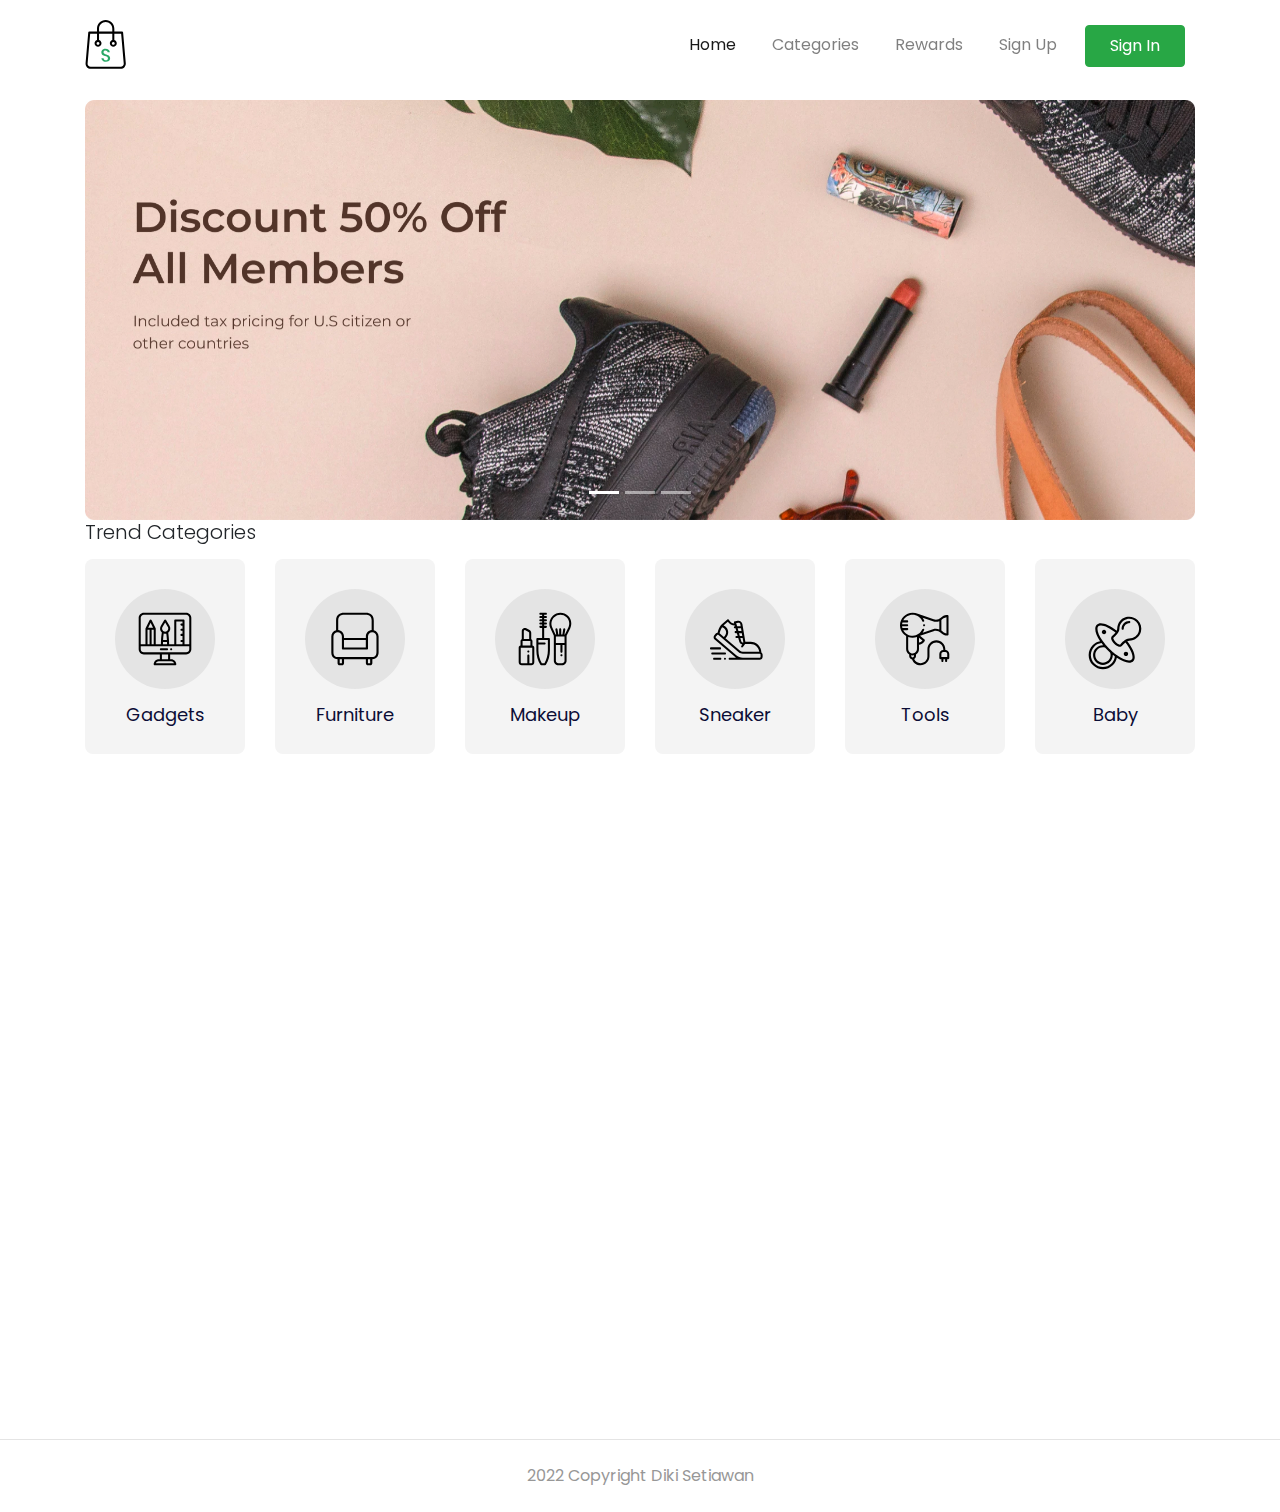
<file: index.html>
<!DOCTYPE html>
<html lang="en">
  <head>
    <meta charset="utf-8" />
    <meta
      name="viewport"
      content="width=device-width, initial-scale=1, shrink-to-fit=no"/>
    <meta name="description" content="" />
    <meta name="author" content="" />

    <title>Store - Your Best Marketplace</title>

    <link href="https://unpkg.com/aos@2.3.1/dist/aos.css" rel="stylesheet" />
    <link rel="stylesheet" href="https://cdn.jsdelivr.net/npm/bootstrap@5.2.1/dist/css/bootstrap.min.css">
    <link href="style/main.css" rel="stylesheet" />

  </head>

  <body>

<nav class="navbar navbar-expand-lg navbar-light navbar-store fixed-top navbar-fixed-top" 
data-aos="fade-down">

<div class="container">
  <a href="/index.html" class="navbar-brand">
    <img src="/images/logo.svg" alt="logo">
  </a>
  <button class="navbar-toggler" type="button" data-toggle="collapse" data-target="#navbarResposive">
    <span class="navbar-toggler-icon">

    </span>
  </button>
<div class="collapse navbar-collapse" id="navbarResponsive">
  <ul class="navbar-nav ml-auto">
    <li class="nav-item active">
      <a href="/index.html" class="nav-link">Home</a>
    </li>
    <li class="nav-item ">
      <a href="/categories.html" class="nav-link">Categories</a>
    </li>
    <li class="nav-item ">
      <a href="#" class="nav-link">Rewards</a>
    </li>
    <li class="nav-item ">
      <a href="/register.html" class="nav-link">Sign Up</a>
    </li>
    <li class="nav-item ">
      <a href="/login.html" class=" btn btn-success  nav-link px-4 text-white">Sign In</a>
    </li>
  </ul>
</div>



</div>
</nav>


<!-- page content start -->

<div class="page-content page-home">
  <section class="store-carousel">
    <div class="container">
      <div class="row">
        <div class="col-lg-12" data-aos="zoom-in">
          <div id="storeCarousel" class="carousel slide" data-ride="carousel">
            <ol class="carousel-indicators">
              <li class="active" data-target="#storeCarousel" data-slide-to="0"></li>
              <li data-target="#storeCarousel" data-slide-to="1"></li>
              <li data-target="#storeCarousel" data-slide-to="2"></li>
            </ol>
            <div class="carousel-inner">

              <div class="carousel-item active">
                <img src="/images/banner.jpg" alt="banner" class="d-block w-100">
              </div>
              <div class="carousel-item ">
                <img src="/images/banner.jpg" alt="banner" class="d-block w-100">
              </div>
              <div class="carousel-item ">
                <img src="/images/banner.jpg" alt="banner" class="d-block w-100">
              </div>
            </div>
          </div>
        </div>
      </div>
    </div>
  </section>

  <section>
    <div class="container">
      <div class="row">
        <div class="col-12" data-aos="fade-up">
          <h5>Trend Categories</h5>
        </div>
      </div>
      <div class="row">
        <div class="col-6 col-md-3 col-lg-2" data-aos="fade-up" data-aos-delay="100"
        >
        <a href="#" class="component-categories d-block">
          <div class="categories-image">
            <img src="/images/categories-gadgets.svg" alt="" class="w-100">
          </div>
          <p class="categories-text">
            Gadgets
          </p>
        </a>
      </div>
        <div class="col-6 col-md-3 col-lg-2" data-aos="fade-up" data-aos-delay="200"
        >
        <a href="#" class="component-categories d-block">
          <div class="categories-image">
            <img src="/images/categories-furniture.svg" alt="" class="w-100">
          </div>
          <p class="categories-text">
            Furniture
          </p>
        </a>
      </div>
        <div class="col-6 col-md-3 col-lg-2" data-aos="fade-up" data-aos-delay="300"
        >
        <a href="#" class="component-categories d-block">
          <div class="categories-image">
            <img src="/images/categories-makeup.svg" alt="" class="w-100">
          </div>
          <p class="categories-text">
            Makeup
          </p>
        </a>
      </div>
        <div class="col-6 col-md-3 col-lg-2" data-aos="fade-up" data-aos-delay="400"
        >
        <a href="#" class="component-categories d-block">
          <div class="categories-image">
            <img src="/images/categories-sneaker.svg" alt="" class="w-100">
          </div>
          <p class="categories-text">
            Sneaker
          </p>
        </a>
      </div> 
        <div class="col-6 col-md-3 col-lg-2" data-aos="fade-up" data-aos-delay="500"
        >
        <a href="#" class="component-categories d-block">
          <div class="categories-image">
            <img src="/images/categories-tools.svg" alt="" class="w-100">
          </div>
          <p class="categories-text">
            Tools
          </p>
        </a>
      </div>

        <div class="col-6 col-md-3 col-lg-2" data-aos="fade-up" data-aos-delay="600"
        >
        <a href="#" class="component-categories d-block">
          <div class="categories-image">
            <img src="/images/categories-baby.svg" alt="" class="w-100">
          </div>
          <p class="categories-text">
            Baby
          </p>
        </a>
      </div>
    
      </div>
    </div>
  </section>

  <section class="store-new-product">
    <div class="container">
      <div class="row">
        <div class="col-12" data-aos="fade-up">
        <h5>New Product</h5>
        </div>
      </div>
    

    <div class="row">
      <div class="col-6 col-md-4 col-lg-3" data-aos="fade-up"  data-aos-delay="100">
        <a href="/details.html" class="component-product d-block">
          <div class="products-thumbnail">
           <div class="products-image" style="background-image: url('/images/products-apple-watch.jpg');"></div>
          </div>
          <div class="products-text">
            Apple Watch 4
          </div>
          <div class="products-price">
            $890
          </div>
        </a>
      </div>
      <div class="col-6 col-md-4 col-lg-3" data-aos="fade-up"  data-aos-delay="200">
        <a href="/details.html" class="component-product d-block">
          <div class="products-thumbnail">
           <div class="products-image" style="background-image: url('/images/products-orange-bogotta.jpg');"></div>
          </div>
          <div class="products-text">
            Orange Bogotta
          </div>
          <div class="products-price">
            $94,509
          </div>
        </a>
      </div>
      <div class="col-6 col-md-4 col-lg-3" data-aos="fade-up"  data-aos-delay="300">
        <a href="/details.html" class="component-product d-block">
          <div class="products-thumbnail">
           <div class="products-image" style="background-image: url('/images/products-sofa-ternyaman.jpg');"></div>
          </div>
          <div class="products-text">
            Sofa ternyaman
          </div>
          <div class="products-price">
            $1,409
          </div>
        </a>
      </div>
      <div class="col-6 col-md-4 col-lg-3" data-aos="fade-up"  data-aos-delay="400">
        <a href="/details.html" class="component-product d-block">
          <div class="products-thumbnail">
           <div class="products-image" style="background-image: url('/images/products-bubuk-maketti.jpg');"></div>
          </div>
          <div class="products-text">
            Bubuk Maketi
          </div>
          <div class="products-price">
            $224
          </div>
        </a>
      </div>
      <div class="col-6 col-md-4 col-lg-3" data-aos="fade-up"  data-aos-delay="500">
        <a href="/details.html" class="component-product d-block">
          <div class="products-thumbnail">
           <div class="products-image" style="background-image: url('/images/products-tatakan-gelas.jpg');"></div>
          </div>
          <div class="products-text">
            Tatakan Gelas
          </div>
          <div class="products-price">
            $45,184
          </div>
        </a>
      </div>
      <div class="col-6 col-md-4 col-lg-3" data-aos="fade-up"  data-aos-delay="600">
        <a href="/details.html" class="component-product d-block">
          <div class="products-thumbnail">
           <div class="products-image" style="background-image: url('/images/products-mavic-kawe.jpg');"></div>
          </div>
          <div class="products-text">
            Mavic Kawe
          </div>
          <div class="products-price">
            $503
          </div>
        </a>
      </div>
      <div class="col-6 col-md-4 col-lg-3" data-aos="fade-up"  data-aos-delay="700">
        <a href="/details.html" class="component-product d-block">
          <div class="products-thumbnail">
           <div class="products-image" style="background-image: url('/images/products-black-edition-nike.jpg');"></div>
          </div>
          <div class="products-text">
            Black Edition Nike 
          </div>
          <div class="products-price">
            $70,482
          </div>
        </a>
      </div>
      <div class="col-6 col-md-4 col-lg-3" data-aos="fade-up"  data-aos-delay="800">
        <a href="/details.html" class="component-product d-block">
          <div class="products-thumbnail">
           <div class="products-image" style="background-image: url('/images/products-monkey-toys.jpg');"></div>
          </div>
          <div class="products-text">
            Monkey Toys
          </div>
          <div class="products-price">
            $783
          </div>
        </a>
      </div>
    </div>
    </div>
  </section>
</div>
<!-- page content end -->

<footer>
  <div class="container">
    <div class="row">
      <div class="col text-center">
        <p class="pt-4 pb-2">
          2022 Copyright Diki Setiawan
        </p>
      </div>
    </div>
  </div>
</footer>























    <!-- Bootstrap core JavaScript -->
    <script src="/vendor/jquery/jquery.slim.min.js"></script>
    <script src="/vendor/bootstrap/js/bootstrap.bundle.min.js"></script>
    <script src="https://unpkg.com/aos@2.3.1/dist/aos.js"></script>
    <script src="https://cdn.jsdelivr.net/npm/bootstrap@5.2.1/dist/js/bootstrap.bundle.min.js"></script>
    <script>
      AOS.init();
    </script>

    <script src="/script/navbar-scroll.js"></script>
  </body>
</html>
</file>
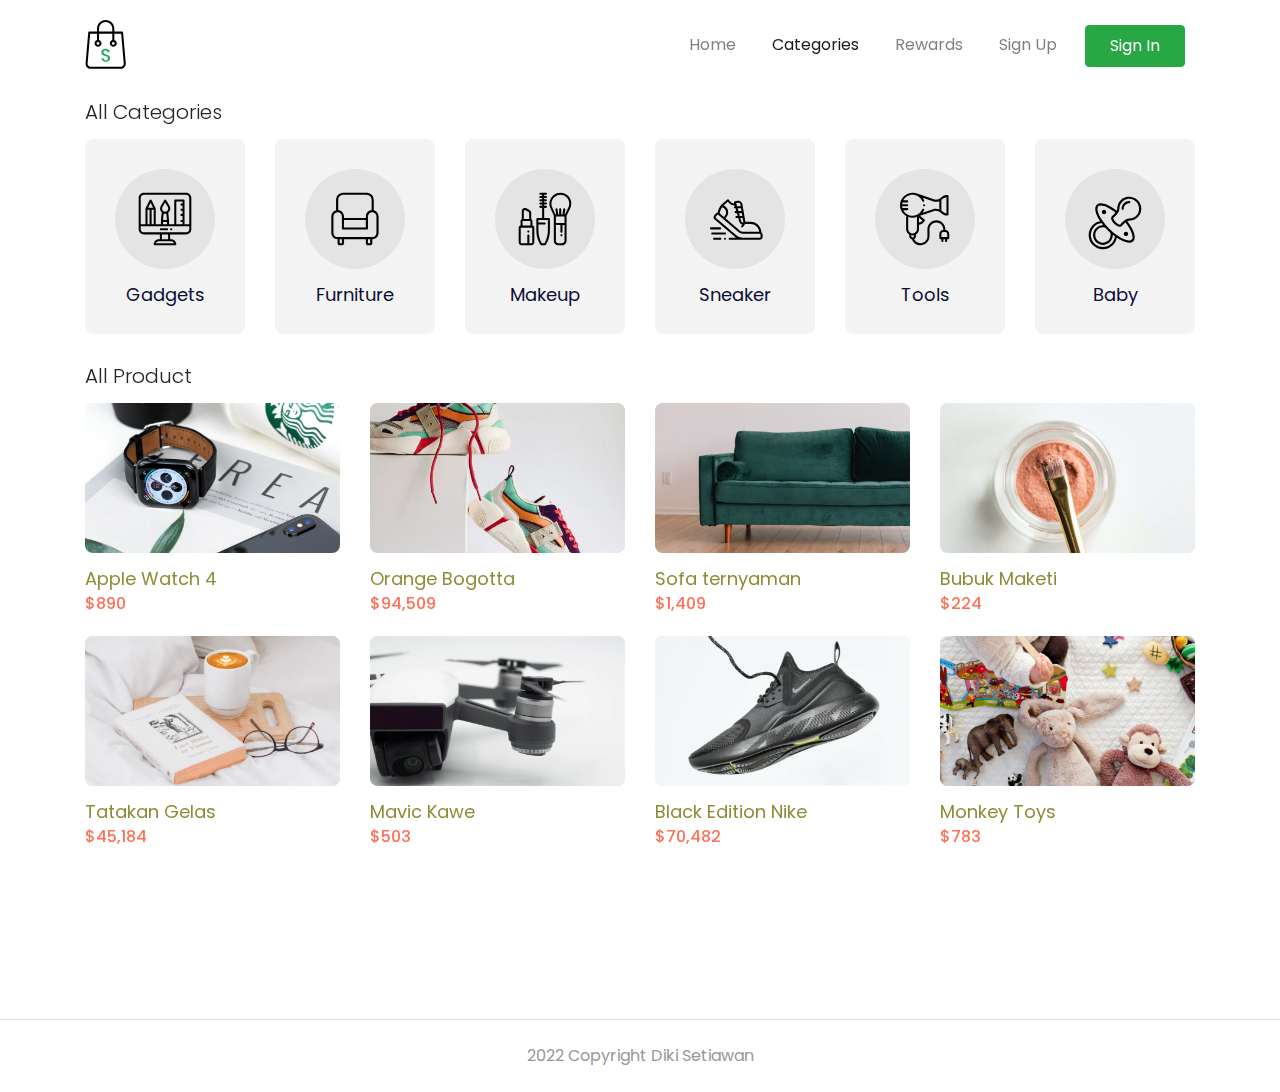
<file: categories.html>
<!DOCTYPE html>
<html lang="en">
  <head>
    <meta charset="utf-8" />
    <meta
      name="viewport"
      content="width=device-width, initial-scale=1, shrink-to-fit=no"/>
    <meta name="description" content="" />
    <meta name="author" content="" />

    <title>Store - Your Best Marketplace</title>

    <link href="https://unpkg.com/aos@2.3.1/dist/aos.css" rel="stylesheet" />
    <link rel="stylesheet" href="https://cdn.jsdelivr.net/npm/bootstrap@5.2.1/dist/css/bootstrap.min.css">
    <link href="style/main.css" rel="stylesheet" />

  </head>

  <body>

<nav class="navbar navbar-expand-lg navbar-light navbar-store fixed-top navbar-fixed-top" 
data-aos="fade-down">

<div class="container">
  <a href="/index.html" class="navbar-brand">
    <img src="/images/logo.svg" alt="logo">
  </a>
  <button class="navbar-toggler" type="button" data-toggle="collapse" data-target="#navbarResponsive" aria-controls="navbar" aria-expanded="false" aria-label="Toggle navigation">
    <span class="navbar-toggler-icon">

    </span>
  </button>
<div class="collapse navbar-collapse" id="navbarResponsive">
  <ul class="navbar-nav ml-auto">
    <li class="nav-item">
      <a href="/index.html" class="nav-link">Home</a>
    </li>
    <li class="nav-item active">
      <a href="/categories.html" class="nav-link">Categories</a>
    </li>
    <li class="nav-item ">
      <a href="#" class="nav-link">Rewards</a>
    </li>
    <li class="nav-item ">
      <a href="/register.html" class="nav-link">Sign Up</a>
    </li>
    <li class="nav-item ">
      <a href="/login.html" class=" btn btn-success  nav-link px-4 text-white">Sign In</a>
    </li>
  </ul>
</div>
</div>
</nav>


<!-- page content start -->

<div class="page-content page-home">


  <section>
    <div class="container">
      <div class="row">
        <div class="col-12" data-aos="fade-up">
          <h5>All Categories</h5>
        </div>
      </div>
      <div class="row">
        <div class="col-6 col-md-3 col-lg-2" data-aos="fade-up" data-aos-delay="100">
        <a href="#" class="component-categories d-block">
          <div class="categories-image">
            <img src="/images/categories-gadgets.svg" alt="" class="w-100">
          </div>
          <p class="categories-text">
            Gadgets
          </p>
        </a>
      </div>
        <div class="col-6 col-md-3 col-lg-2" data-aos="fade-up" data-aos-delay="200"
        >
        <a href="#" class="component-categories d-block">
          <div class="categories-image">
            <img src="/images/categories-furniture.svg" alt="" class="w-100">
          </div>
          <p class="categories-text">
            Furniture
          </p>
        </a>
      </div>
        <div class="col-6 col-md-3 col-lg-2" data-aos="fade-up" data-aos-delay="300"
        >
        <a href="#" class="component-categories d-block">
          <div class="categories-image">
            <img src="/images/categories-makeup.svg" alt="" class="w-100">
          </div>
          <p class="categories-text">
            Makeup
          </p>
        </a>
      </div>
        <div class="col-6 col-md-3 col-lg-2" data-aos="fade-up" data-aos-delay="400"
        >
        <a href="#" class="component-categories d-block">
          <div class="categories-image">
            <img src="/images/categories-sneaker.svg" alt="" class="w-100">
          </div>
          <p class="categories-text">
            Sneaker
          </p>
        </a>
      </div> 
        <div class="col-6 col-md-3 col-lg-2" data-aos="fade-up" data-aos-delay="500"
        >
        <a href="#" class="component-categories d-block">
          <div class="categories-image">
            <img src="/images/categories-tools.svg" alt="" class="w-100">
          </div>
          <p class="categories-text">
            Tools
          </p>
        </a>
      </div>

        <div class="col-6 col-md-3 col-lg-2" data-aos="fade-up" data-aos-delay="600"
        >
        <a href="#" class="component-categories d-block">
          <div class="categories-image">
            <img src="/images/categories-baby.svg" alt="" class="w-100">
          </div>
          <p class="categories-text">
            Baby
          </p>
        </a>
      </div>
    
      </div>
    </div>
  </section>

  <section class="store-new-product">
    <div class="container">
      <div class="row">
        <div class="col-12" data-aos="fade-up">
        <h5>All Product</h5>
        </div>
      </div>
    

    <div class="row">
      <div class="col-6 col-md-4 col-lg-3" data-aos="fade-up"  data-aos-delay="100">
        <a href="/details.html" class="component-product d-block">
          <div class="products-thumbnail">
           <div class="products-image" style="background-image: url('/images/products-apple-watch.jpg');"></div>
          </div>
          <div class="products-text">
            Apple Watch 4
          </div>
          <div class="products-price">
            $890
          </div>
        </a>
      </div>
      <div class="col-6 col-md-4 col-lg-3" data-aos="fade-up"  data-aos-delay="200">
        <a href="/details.html" class="component-product d-block">
          <div class="products-thumbnail">
           <div class="products-image" style="background-image: url('/images/products-orange-bogotta.jpg');"></div>
          </div>
          <div class="products-text">
            Orange Bogotta
          </div>
          <div class="products-price">
            $94,509
          </div>
        </a>
      </div>
      <div class="col-6 col-md-4 col-lg-3" data-aos="fade-up"  data-aos-delay="300">
        <a href="/details.html" class="component-product d-block">
          <div class="products-thumbnail">
           <div class="products-image" style="background-image: url('/images/products-sofa-ternyaman.jpg');"></div>
          </div>
          <div class="products-text">
            Sofa ternyaman
          </div>
          <div class="products-price">
            $1,409
          </div>
        </a>
      </div>
      <div class="col-6 col-md-4 col-lg-3" data-aos="fade-up"  data-aos-delay="400">
        <a href="/details.html" class="component-product d-block">
          <div class="products-thumbnail">
           <div class="products-image" style="background-image: url('/images/products-bubuk-maketti.jpg');"></div>
          </div>
          <div class="products-text">
            Bubuk Maketi
          </div>
          <div class="products-price">
            $224
          </div>
        </a>
      </div>
      <div class="col-6 col-md-4 col-lg-3" data-aos="fade-up"  data-aos-delay="500">
        <a href="/details.html" class="component-product d-block">
          <div class="products-thumbnail">
           <div class="products-image" style="background-image: url('/images/products-tatakan-gelas.jpg');"></div>
          </div>
          <div class="products-text">
            Tatakan Gelas
          </div>
          <div class="products-price">
            $45,184
          </div>
        </a>
      </div>
      <div class="col-6 col-md-4 col-lg-3" data-aos="fade-up"  data-aos-delay="600">
        <a href="/details.html" class="component-product d-block">
          <div class="products-thumbnail">
           <div class="products-image" style="background-image: url('/images/products-mavic-kawe.jpg');"></div>
          </div>
          <div class="products-text">
            Mavic Kawe
          </div>
          <div class="products-price">
            $503
          </div>
        </a>
      </div>
      <div class="col-6 col-md-4 col-lg-3" data-aos="fade-up"  data-aos-delay="700">
        <a href="/details.html" class="component-product d-block">
          <div class="products-thumbnail">
           <div class="products-image" style="background-image: url('/images/products-black-edition-nike.jpg');"></div>
          </div>
          <div class="products-text">
            Black Edition Nike 
          </div>
          <div class="products-price">
            $70,482
          </div>
        </a>
      </div>
      <div class="col-6 col-md-4 col-lg-3" data-aos="fade-up"  data-aos-delay="800">
        <a href="/details.html" class="component-product d-block">
          <div class="products-thumbnail">
           <div class="products-image" style="background-image: url('/images/products-monkey-toys.jpg');"></div>
          </div>
          <div class="products-text">
            Monkey Toys
          </div>
          <div class="products-price">
            $783
          </div>
        </a>
      </div>
    </div>
    </div>
  </section>
</div>
<!-- page content end -->

<footer>
  <div class="container">
    <div class="row">
      <div class="col text-center">
        <p class="pt-4 pb-2">
          2022 Copyright Diki Setiawan
        </p>
      </div>
    </div>
  </div>
</footer>























    <!-- Bootstrap core JavaScript -->
    <script src="/vendor/jquery/jquery.slim.min.js"></script>
    <script src="/vendor/bootstrap/js/bootstrap.bundle.min.js"></script>
    <script src="https://unpkg.com/aos@2.3.1/dist/aos.js"></script>
    <script src="https://cdn.jsdelivr.net/npm/bootstrap@5.2.1/dist/js/bootstrap.bundle.min.js"></script>
    <script>
      AOS.init();
    </script>

    <script src="/script/navbar-scroll.js"></script>
  </body>
</html>
</file>
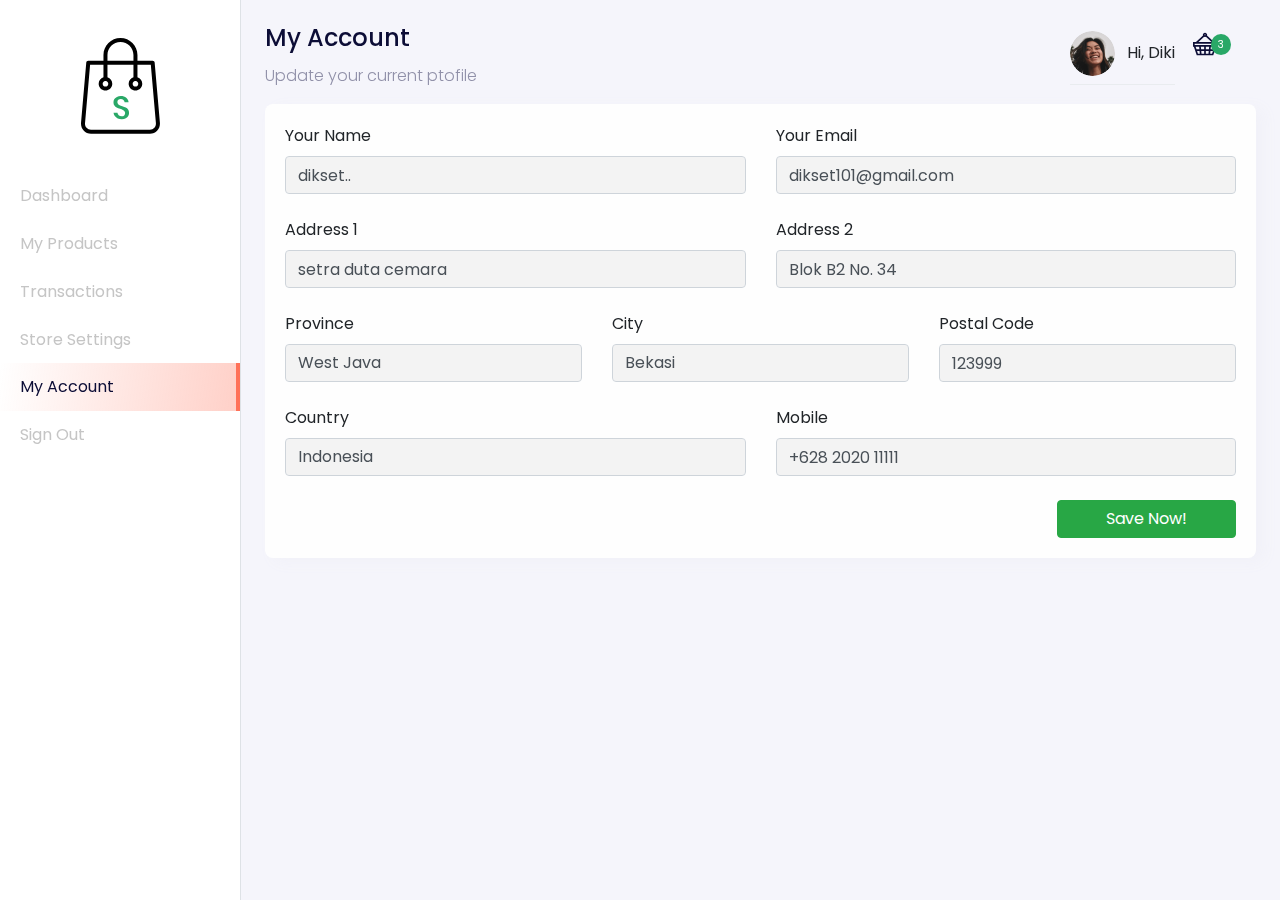
<file: dashboard-account.html>
<!DOCTYPE html>
<html lang="en">
  <head>
    <meta charset="utf-8" />
    <meta
      name="viewport"
      content="width=device-width, initial-scale=1, shrink-to-fit=no"/>
    <meta name="description" content="" />
    <meta name="author" content="" />

    <title>Store - Your Best Marketplace</title>

    <link href="https://unpkg.com/aos@2.3.1/dist/aos.css" rel="stylesheet" />
    <link rel="stylesheet" href="https://cdn.jsdelivr.net/npm/bootstrap@5.2.1/dist/css/bootstrap.min.css">
    <link href="style/main.css" rel="stylesheet" />

  </head>

  <body>

<div class="page-dashboard" >
  <div class="d-flex" id="wrapper" data-aos="fade-right">
    <!-- sidebar -->
    <div class="border-right" id="sidebar-wrapper">
      <div class="sidebar-heading text-center">
      <img src="/images/dashboard-store-logo.svg" alt="" class="my-4">
      </div>
      <div class="list-group list-group-flush">
        <a href="/dashboard.html" class="list-group-item list-group-item-action ">
          Dashboard
        </a>
        <a href="/dashboard-products.html" class="list-group-item  list-group-item-action">
          My Products
        </a>
        <a href="/dashboard-transactions.html" class="list-group-item  list-group-item-action">
          Transactions
        </a>
        <a href="/dashboard-settings.html" class="list-group-item  list-group-item-action ">
          Store Settings
        </a>
        <a href="/dashboard-account.html" class="list-group-item  list-group-item-action active">
          My Account
        </a>
        <a href="/index.html" class="list-group-item  list-group-item-action">
          Sign Out
        </a>
      </div>
      </div>
      <!-- Page content -->

      <div id="page-content-wrapper">
        <nav class="navbar navbar-expand-lg navbar-light navbar-store fixed-top navbar-fixed-top" 
        data-aos="fade-down">

<div class="container-fluid">
  <button class="btn btn-secondary d-md-none mr-auto mr-2" id="menu-toggle">&laquo; Menu</button>
  <button class="navbar-toggler" type="button" data-toggle="collapse" data-target="#navbarSupportedContent" aria-controls="navbar" aria-expanded="false" aria-label="Toggle navigation">
    <span class="navbar-toggler-icon">

        </span>
      </button>
    <div class="collapse navbar-collapse" id="navbarSupportedContent">
     
  <!-- desktop menu -->
    <ul class="navbar-nav d-none d-lg-flex ml-auto">
          <li class="nav-item dropdown">
      <a 
      href="#"
      class="nav-link"
      id="navbarDropdown"
      role="button"
      data-toggle="dropdown"

      ></a>
      <img src="/images/icon-user.png" alt="cart-empty" class="rounded-circle mr-2 profile-picture">
      Hi, Diki

        <div class="dropdown-menu">
          <a href="/dashboard.html" class="dropdown-item">Dashboard</a>
          <a href="/dashboard-account.html" class="dropdown-item">Setting</a>
        </div>
        <div class="dropdown-divider">
          <a href="/" class="dropdown-item">Logout</a>
        </div>
      </li>

      <li class="nav-item">
        <a href="#" class="nav-link d-inline-block mt-2">
          <img src="/images/icon-cart-filled.svg" alt="">
          <div class="card-badge">3</div>
        </a>
      </li>
    </ul>

  <!-- mobile menu -->
      <ul class="navbar-nav d-block d-lg-none">
        <li class="nav-item">
          <a href="#" class="nav-link">
            Hi, Diki
          </a>
        </li>
        <li class="nav-item">
          <a href="#" class="nav-link d-inline-block">
            Cart
          </a>
        </li>
      </ul>
</div>
</div>
        </nav>
         <!-- section content -->
        
       <div class="section-content section-dashboard-home mx-4" data-aos="fade-up">
            <div class="dashboard-heading">
              <h2 class="dashboard-title">My Account</h2>
              <p class="dashboard-subtitle">
                Update your current ptofile
              </p>
            </div>
           <div class="dashboard-content">
            <div class="row">
              <div class="col-12">
                <form action="">
                  <div class="card">
                    <div class="card-body">
              <div class="row mb-2" data-aos="fade-down" data-aos-delay="200">
        <div class="col-md-6">
          <div class="form-group">
            <label for="name">Your Name</label>
            <input 
            type="text" 
            class="form-control" 
            id="name" 
            name="name"
            value="dikset..">
          </div>
        </div>
        <div class="col-md-6">
          <div class="form-group">
            <label for="email">Your Email </label>
            <input 
            type="email" 
            class="form-control" 
            id="email" 
            name="email"
            value="dikset101@gmail.com">
          </div>
        </div>
              </div>
              <div class="row mb-2" data-aos="fade-down" data-aos-delay="200">
        <div class="col-md-6">
          <div class="form-group">
            <label for="addressOne">Address 1</label>
            <input 
            type="text" 
            class="form-control" 
            id="addressOne" 
            name="addressOne"
            value="setra duta cemara">
          </div>
        </div>
        <div class="col-md-6">
          <div class="form-group">
            <label for="addressOne">Address 2</label>
            <input 
            type="text" 
            class="form-control" 
            id="addressTwo" 
            name="addressTwo"
            value="Blok B2 No. 34">
          </div>
        </div>
              </div>
              <div class="row mb-2" data-aos="fade-down" data-aos-delay="250">
                <div class="col-md-4">
                <div class="form-group">
                  <label for="province">Province</label>
                  <select 
                  name="province" 
                  id="province" 
                  class="form-control">
                    <option value="West Java">West Java</option>
                    <option value="DKI Jakarta">DKI Jakarta</option>
                    <option value="West Sumatra">West Sumatra</option>
                </select>
                </div>
                </div>
                <div class="col-md-4">
                <div class="form-group">
                  <label for="city">City</label>
              <select 
                  name="city" 
                  id="city"
                  class="form-control"> 
                  <option value="Bekasi">Bekasi</option>
                  <option value="Bogor">Bogor</option>
                  <option value="Bandung">Bandung</option>
              </select>
                </div>
                </div>
                <div class="col-md-4">
                <div class="form-group">
                  <label for="postalCode">Postal Code</label>
                  <input 
                  type="text" 
                  name="postalCode"
                  class="form-control" 
                  id="postalCode" 
                  value="123999">
                </div>
                </div>
              </div>
              <div class="row mb-2" data-aos="fade-down" data-aos-delay="200">
                <div class="col-md-6">
                  <div class="form-group">
                          <label for="country">Country</label>
                        <select 
                        name="country" 
                        id="country"
                        class="form-control">
                        <option value="Indonesia">Indonesia</option>
                        <option value="Malaysia">Malaysia</option>
                        <option value="Singapore">Singapore</option>
                        </select>
                      </div>
                    </div>
                <div class="col-md-6">
                  <div class="form-group">
                      <label for="mobile">Mobile</label>
                      <input type="text" name="mobile" id="mobile"
                      class="form-control" 
                      value="+628 2020 11111">
                      </div>
                    </div>
              </div>

              <div class="row">
                <div class="col text-right">
                  <button type="submit " class="btn btn-success px-5">
                    Save Now!

                  </button>
                </div>
              </div>
                            </div>
                          </div>
                        </form>
                      </div>
                    </div>
                  </div>
                </div>

              </div>
              

            </div>
            
          </div>
          
          
        </div>

























    <!-- Bootstrap core JavaScript -->
    <script src="/vendor/jquery/jquery.slim.min.js"></script>
    <script src="/vendor/bootstrap/js/bootstrap.bundle.min.js"></script>
    <script src="https://unpkg.com/aos@2.3.1/dist/aos.js"></script>
    <script src="https://cdn.jsdelivr.net/npm/bootstrap@5.2.1/dist/js/bootstrap.bundle.min.js"></script>
    <script>
      AOS.init();
    </script>

    <script>
      $('#menu-toggle').click(function (e){
        e.preventDefault();
        $('#wrapper').toggleClass('toggled');
      })
    </script>


  </body>
</html>
</file>
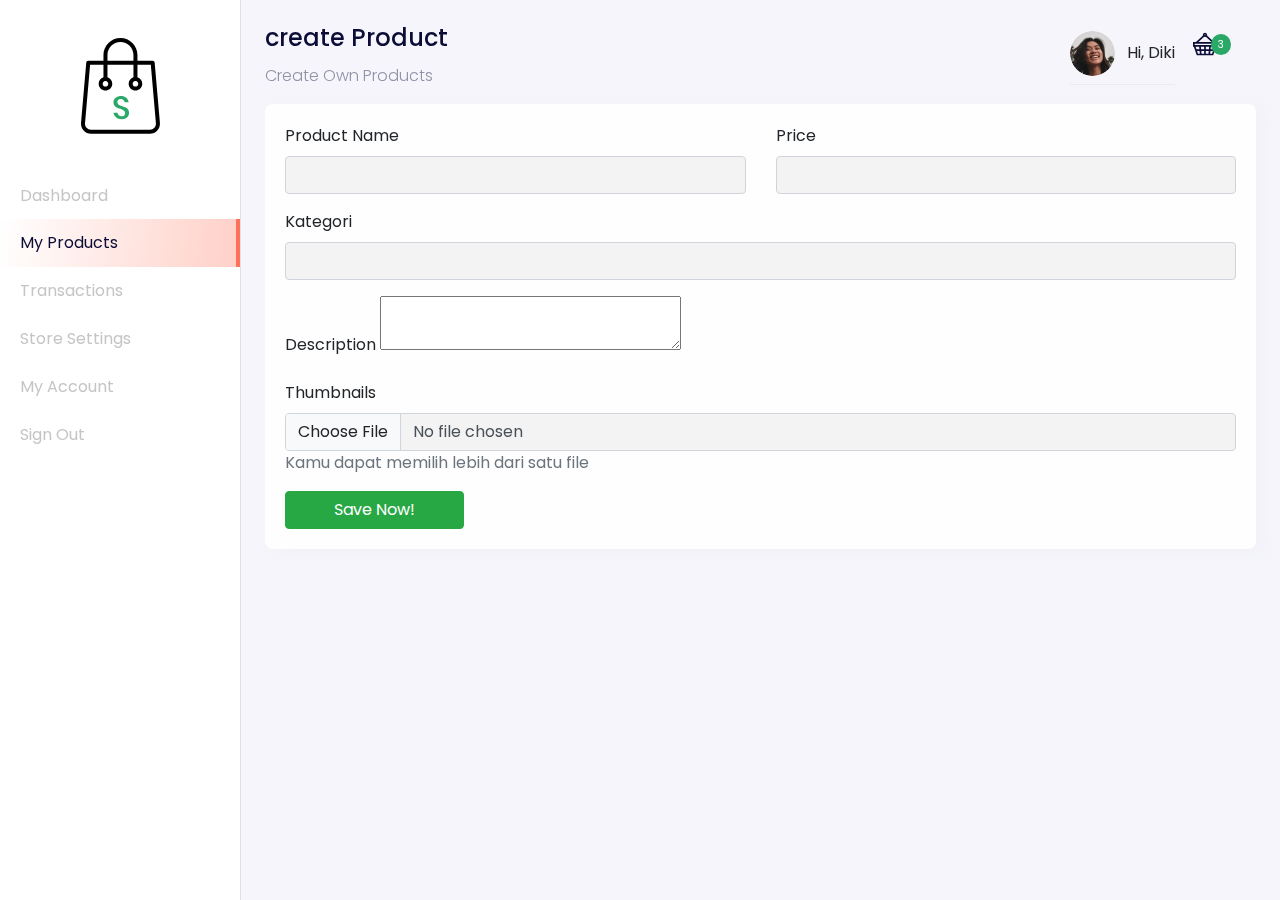
<file: dashboard-products-create.html>
<!DOCTYPE html>
<html lang="en">
  <head>
    <meta charset="utf-8" />
    <meta
      name="viewport"
      content="width=device-width, initial-scale=1, shrink-to-fit=no"/>
    <meta name="description" content="" />
    <meta name="author" content="" />

    <title>Store - Your Best Marketplace</title>

    <link href="https://unpkg.com/aos@2.3.1/dist/aos.css" rel="stylesheet" />
    <link rel="stylesheet" href="https://cdn.jsdelivr.net/npm/bootstrap@5.2.1/dist/css/bootstrap.min.css">
    <link href="style/main.css" rel="stylesheet" />

  </head>

  <body>

<div class="page-dashboard" >
  <div class="d-flex" id="wrapper" data-aos="fade-right">
    <!-- sidebar -->
    <div class="border-right" id="sidebar-wrapper">
      <div class="sidebar-heading text-center">
      <img src="/images/dashboard-store-logo.svg" alt="" class="my-4">
      </div>
      <div class="list-group list-group-flush">
        <a href="/dashboard.html" class="list-group-item list-group-item-action ">
          Dashboard
        </a>
        <a href="/dashboard-products.html" class="list-group-item  list-group-item-action active">
          My Products
        </a>
        <a href="/dashboard-transactions.html" class="list-group-item  list-group-item-action">
          Transactions
        </a>
        <a href="/dashboard-settings.html" class="list-group-item  list-group-item-action ">
          Store Settings
        </a>
        <a href="/dashboard-account.html" class="list-group-item  list-group-item-action">
          My Account
        </a>
        <a href="/index.html" class="list-group-item  list-group-item-action">
          Sign Out
        </a>
      </div>
      </div>
      <!-- Page content -->

      <div id="page-content-wrapper">
        <nav class="navbar navbar-expand-lg navbar-light navbar-store fixed-top navbar-fixed-top" 
        data-aos="fade-down">

<div class="container-fluid">
  <button class="btn btn-secondary d-md-none mr-auto mr-2" id="menu-toggle">&laquo; Menu</button>
  <button class="navbar-toggler" type="button" data-toggle="collapse" data-target="#navbarSupportedContent" aria-controls="navbar" aria-expanded="false" aria-label="Toggle navigation">
    <span class="navbar-toggler-icon">

        </span>
      </button>
    <div class="collapse navbar-collapse" id="navbarSupportedContent">
     
  <!-- desktop menu -->
    <ul class="navbar-nav d-none d-lg-flex ml-auto">
          <li class="nav-item dropdown">
      <a 
      href="#"
      class="nav-link"
      id="navbarDropdown"
      role="button"
      data-toggle="dropdown"

      ></a>
      <img src="/images/icon-user.png" alt="cart-empty" class="rounded-circle mr-2 profile-picture">
      Hi, Diki

        <div class="dropdown-menu">
          <a href="/dashboard.html" class="dropdown-item">Dashboard</a>
          <a href="/dashboard-account.html" class="dropdown-item">Setting</a>
        </div>
        <div class="dropdown-divider">
          <a href="/" class="dropdown-item">Logout</a>
        </div>
      </li>

      <li class="nav-item">
        <a href="#" class="nav-link d-inline-block mt-2">
          <img src="/images/icon-cart-filled.svg" alt="">
          <div class="card-badge">3</div>
        </a>
      </li>
    </ul>

  <!-- mobile menu -->
      <ul class="navbar-nav d-block d-lg-none">
        <li class="nav-item">
          <a href="#" class="nav-link">
            Hi, Diki
          </a>
        </li>
        <li class="nav-item">
          <a href="#" class="nav-link d-inline-block">
            Cart
          </a>
        </li>
      </ul>
</div>
</div>
        </nav>
         <!-- section content -->
        
       <div class="section-content section-dashboard-home mx-4" data-aos="fade-up">
            <div class="dashboard-heading">
              <h2 class="dashboard-title">create Product</h2>
              <p class="dashboard-subtitle">
                Create Own Products
              </p>
            </div>
           <div class="dashboard-content">
            <div class="row">
              <div class="col-12">
                <form action="">
                  <div class="card">
                    <div class="card-body">
                      <div class="row">
                        <div class="col-md-6">
                          <div class="form-group" >
                            <label for="">Product Name</label>
                            <input type="text" class="form-control " >
                          </div>
                        </div>
                        <div class="col-md-6">
                          <div class="form-group" >
                            <label for="">Price</label>
                            <input type="number" class="form-control " >
                          </div>
                        </div>
                        <div class="col-md-12">
                          <div class="form-group" >
                            <label for="">Kategori</label>
                            <select name="category" id="" class="form-control">
                              <option value="" disabled>Select Category</option>
                            </select>
                          </div>
                        </div>
                        <div class="col-md-12">
                          <div class="form-group" >
                            <label for="">Description</label>
                            <textarea name="editor" ></textarea>
                          </div>
                        </div>
                        <div class="col-md-12">
                          <div class="form-group" >
                            <label for="">Thumbnails</label>
                            <input type="file" class="form-control " >
                          <p class="text-muted">
                            Kamu dapat memilih lebih dari satu file
                          </p>
                          </div>
                        </div>
                      </div>
                       <div class="row">
                <div class="col-12 col-md-12 text-right">
                  <button type="submit " class="btn btn-success px-5 d-block ">
                    Save Now!

                  </button>
                </div>
              </div>
                    </div>
                  </div>
                </form>
              </div>
            </div>
           </div>
        </div>

      </div>
      

    </div>
    
  </div>
  
  
</div>

























    <!-- Bootstrap core JavaScript -->
    <script src="/vendor/jquery/jquery.slim.min.js"></script>
    <script src="/vendor/bootstrap/js/bootstrap.bundle.min.js"></script>
    <script src="https://unpkg.com/aos@2.3.1/dist/aos.js"></script>
    <script src="https://cdn.jsdelivr.net/npm/bootstrap@5.2.1/dist/js/bootstrap.bundle.min.js"></script>
    <script>
      AOS.init();
    </script>

    <script>
      $('#menu-toggle').click(function (e){
        e.preventDefault();
        $('#wrapper').toggleClass('toggled');
      })
    </script>
<script src="https://cdn.ckeditor.com/4.20.2/standard/ckeditor.js"></script>
 <script>
      CKEDITOR.replace( 'editor' );
      </script>
  </body>
</html>
</file>
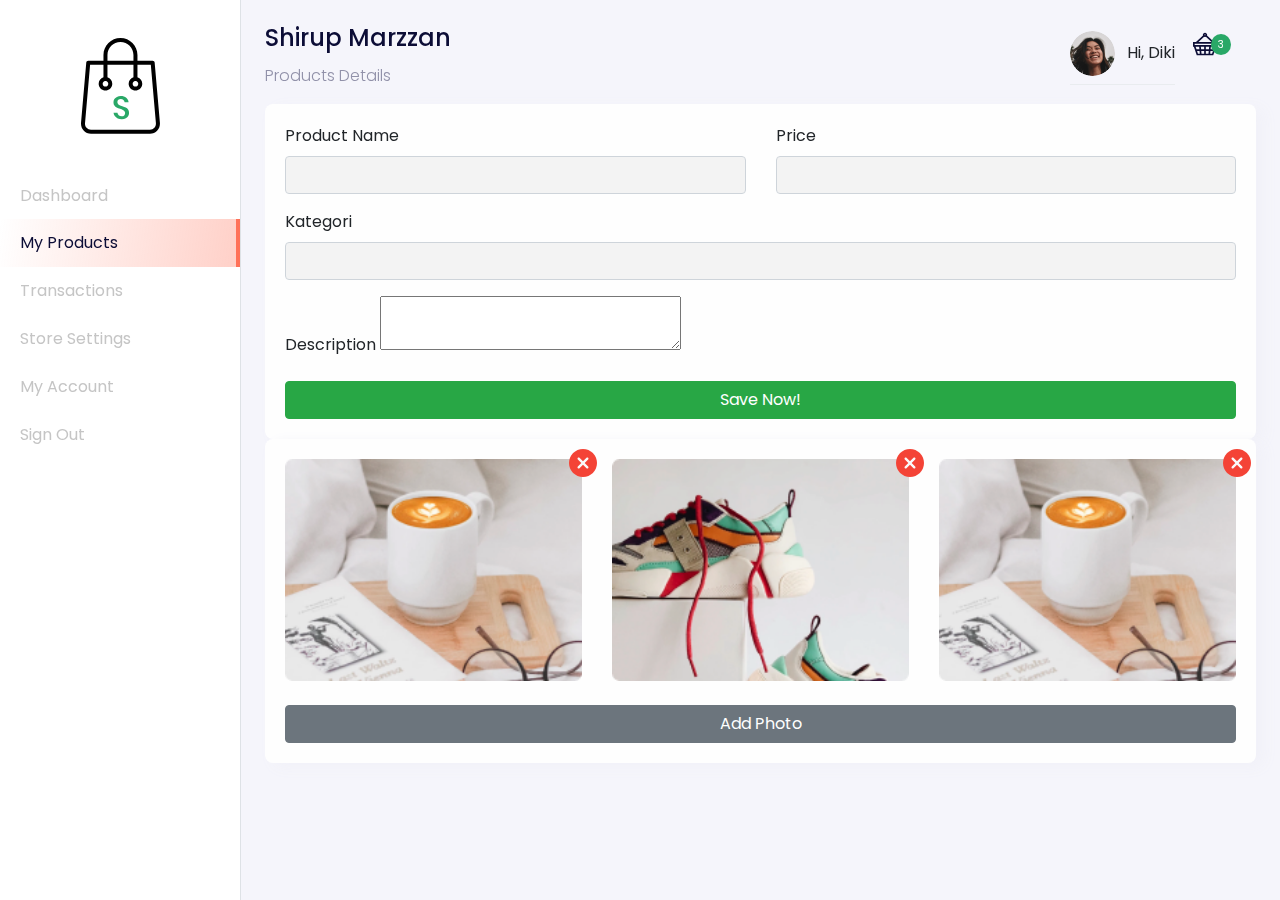
<file: dashboard-products-details.html>
<!DOCTYPE html>
<html lang="en">
  <head>
    <meta charset="utf-8" />
    <meta
      name="viewport"
      content="width=device-width, initial-scale=1, shrink-to-fit=no"/>
    <meta name="description" content="" />
    <meta name="author" content="" />

    <title>Store - Your Best Marketplace</title>

    <link href="https://unpkg.com/aos@2.3.1/dist/aos.css" rel="stylesheet" />
    <link rel="stylesheet" href="https://cdn.jsdelivr.net/npm/bootstrap@5.2.1/dist/css/bootstrap.min.css">
    <link href="style/main.css" rel="stylesheet" />

  </head>

  <body>

<div class="page-dashboard" >
  <div class="d-flex" id="wrapper" data-aos="fade-right">
    <!-- sidebar -->
    <div class="border-right" id="sidebar-wrapper">
      <div class="sidebar-heading text-center">
      <img src="/images/dashboard-store-logo.svg" alt="" class="my-4">
      </div>
      <div class="list-group list-group-flush">
        <a href="/dashboard.html" class="list-group-item list-group-item-action ">
          Dashboard
        </a>
        <a href="/dashboard-products.html" class="list-group-item  list-group-item-action active">
          My Products
        </a>
        <a href="/dashboard-transactions.html" class="list-group-item  list-group-item-action">
          Transactions
        </a>
        <a href="/dashboard-settings.html" class="list-group-item  list-group-item-action ">
          Store Settings
        </a>
        <a href="/dashboard-account.html" class="list-group-item  list-group-item-action">
          My Account
        </a>
        <a href="/index.html" class="list-group-item  list-group-item-action">
          Sign Out
        </a>
      </div>
      </div>
      <!-- Page content -->

      <div id="page-content-wrapper">
        <nav class="navbar navbar-expand-lg navbar-light navbar-store fixed-top navbar-fixed-top" 
        data-aos="fade-down">

<div class="container-fluid">
  <button class="btn btn-secondary d-md-none mr-auto mr-2" id="menu-toggle">&laquo; Menu</button>
  <button class="navbar-toggler" type="button" data-toggle="collapse" data-target="#navbarSupportedContent" aria-controls="navbar" aria-expanded="false" aria-label="Toggle navigation">
    <span class="navbar-toggler-icon">

        </span>
      </button>
    <div class="collapse navbar-collapse" id="navbarSupportedContent">
     
  <!-- desktop menu -->
    <ul class="navbar-nav d-none d-lg-flex ml-auto">
          <li class="nav-item dropdown">
      <a 
      href="#"
      class="nav-link"
      id="navbarDropdown"
      role="button"
      data-toggle="dropdown"

      ></a>
      <img src="/images/icon-user.png" alt="cart-empty" class="rounded-circle mr-2 profile-picture">
      Hi, Diki

        <div class="dropdown-menu">
          <a href="/dashboard.html" class="dropdown-item">Dashboard</a>
          <a href="/dashboard-account.html" class="dropdown-item">Setting</a>
        </div>
        <div class="dropdown-divider">
          <a href="/" class="dropdown-item">Logout</a>
        </div>
      </li>

      <li class="nav-item">
        <a href="#" class="nav-link d-inline-block mt-2">
          <img src="/images/icon-cart-filled.svg" alt="">
          <div class="card-badge">3</div>
        </a>
      </li>
    </ul>

  <!-- mobile menu -->
      <ul class="navbar-nav d-block d-lg-none">
        <li class="nav-item">
          <a href="#" class="nav-link">
            Hi, Diki
          </a>
        </li>
        <li class="nav-item">
          <a href="#" class="nav-link d-inline-block">
            Cart
          </a>
        </li>
      </ul>
</div>
</div>
        </nav>
         <!-- section content -->
        
       <div class="section-content section-dashboard-home mx-4" data-aos="fade-up">
            <div class="dashboard-heading">
              <h2 class="dashboard-title">Shirup Marzzan</h2>
              <p class="dashboard-subtitle">
                Products Details
              </p>
            </div>
           <div class="dashboard-content">
            <div class="row">
              <div class="col-12">
                <form action="">
                  <div class="card">
                    <div class="card-body">
                      <div class="row">
                        <div class="col-md-6">
                          <div class="form-group" >
                            <label for="">Product Name</label>
                            <input type="text" class="form-control " >
                          </div>
                        </div>
                        <div class="col-md-6">
                          <div class="form-group" >
                            <label for="">Price</label>
                            <input type="number" class="form-control " >
                          </div>
                        </div>
                        <div class="col-md-12">
                          <div class="form-group" >
                            <label for="">Kategori</label>
                            <select name="category" id="" class="form-control">
                              <option value="" disabled>Select Category</option>
                            </select>
                          </div>
                        </div>
                        <div class="col-md-12">
                          <div class="form-group" >
                            <label for="">Description</label>
                            <textarea name="editor" ></textarea>
                          </div>
                        </div>
                      </div>
                       <div class="row">
                        <div class="col text-right">
                          <button type="submit " class="btn btn-success px-5 btn-block">
                            Save Now!

                          </button>
                </div>
              </div>
                    </div>
                  </div>
                </form>
              </div>
            </div>
            <div class="row">
              <div class="col-12">
                <div class="card">
                  <div class="card-body">
                    <div class="row">
                  <div class="col-md-4">
                    <div class="gallery-container">
                      <img src="/images/product-card-1.png" alt="" class="w-100">
                      <a href="#" class="delete-gallery">
                        <img src="/images/icon-delete.svg" alt="">
                      </a>
                    </div>
                  </div>
                  <div class="col-md-4">
                    <div class="gallery-container">
                      <img src="/images/product-card-2.png" alt="" class="w-100">
                      <a href="#" class="delete-gallery">
                        <img src="/images/icon-delete.svg" alt="">
                      </a>
                    </div>
                  </div>
                  <div class="col-md-4">
                    <div class="gallery-container">
                      <img src="/images/product-card-3.png" alt="" class="w-100">
                      <a href="#" class="delete-gallery">
                        <img src="/images/icon-delete.svg" alt="">
                      </a>
                    </div>
                  </div>
                  <div class="col-12">
                    <button class="btn btn-secondary btn-block mt-4">
                      Add Photo
                    </button>
                  </div>
                    </div>
                  </div>
                </div>
              </div>
            </div>
           </div>
        </div>

      </div>
      

    </div>
    
  </div>
  
  
</div>

























    <!-- Bootstrap core JavaScript -->
    <script src="/vendor/jquery/jquery.slim.min.js"></script>
    <script src="/vendor/bootstrap/js/bootstrap.bundle.min.js"></script>
    <script src="https://unpkg.com/aos@2.3.1/dist/aos.js"></script>
    <script src="https://cdn.jsdelivr.net/npm/bootstrap@5.2.1/dist/js/bootstrap.bundle.min.js"></script>
    <script>
      AOS.init();
    </script>

    <script>
      $('#menu-toggle').click(function (e){
        e.preventDefault();
        $('#wrapper').toggleClass('toggled');
      })
    </script>
<script src="https://cdn.ckeditor.com/4.20.2/standard/ckeditor.js"></script>
 <script>
      CKEDITOR.replace( 'editor' );
      </script>
  </body>
</html>
</file>
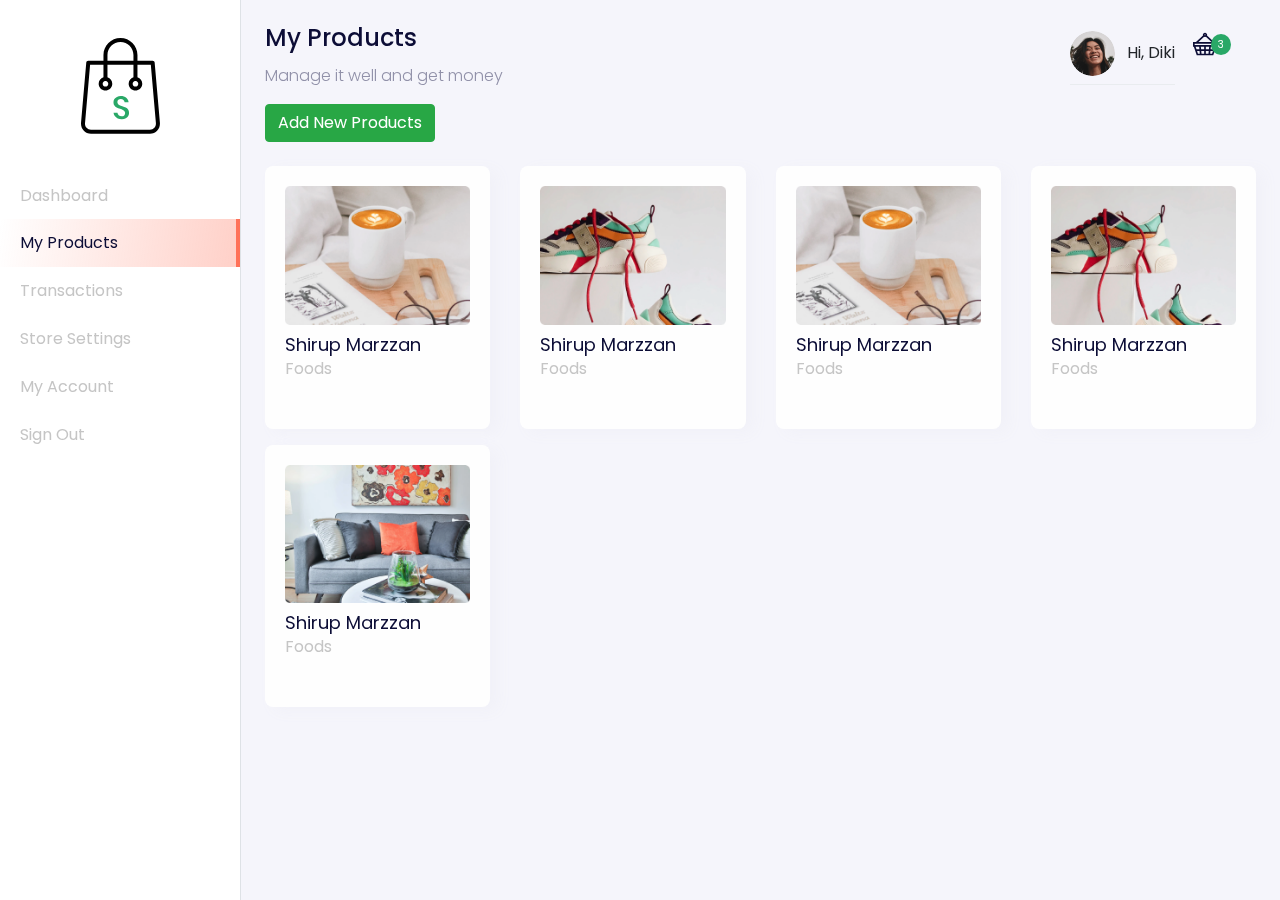
<file: dashboard-products.html>
<!DOCTYPE html>
<html lang="en">
  <head>
    <meta charset="utf-8" />
    <meta
      name="viewport"
      content="width=device-width, initial-scale=1, shrink-to-fit=no"/>
    <meta name="description" content="" />
    <meta name="author" content="" />

    <title>Store - Your Best Marketplace</title>

    <link href="https://unpkg.com/aos@2.3.1/dist/aos.css" rel="stylesheet" />
    <link rel="stylesheet" href="https://cdn.jsdelivr.net/npm/bootstrap@5.2.1/dist/css/bootstrap.min.css">
    <link href="style/main.css" rel="stylesheet" />

  </head>

  <body>

<div class="page-dashboard" >
  <div class="d-flex" id="wrapper" data-aos="fade-right">
    <!-- sidebar -->
    <div class="border-right" id="sidebar-wrapper">
      <div class="sidebar-heading text-center">
        <img src="/images/dashboard-store-logo.svg" alt="" class="my-4">
      </div>
      <div class="list-group list-group-flush">
        <a href="/dashboard.html" class="list-group-item list-group-item-action ">
          Dashboard
        </a>
        <a href="/dashboard-products.html" class="list-group-item  list-group-item-action active">
          My Products
        </a>
        <a href="/dashboard-transactions.html" class="list-group-item  list-group-item-action">
          Transactions
        </a>
        <a href="/dashboard-settings.html" class="list-group-item  list-group-item-action">
          Store Settings
        </a>
        <a href="/dashboard-account.html" class="list-group-item  list-group-item-action">
          My Account
        </a>
        <a href="/index.html" class="list-group-item  list-group-item-action">
          Sign Out
        </a>
      </div>
      </div>
      <!-- Page content -->

      <div id="page-content-wrapper">
        <nav class="navbar navbar-expand-lg navbar-light navbar-store fixed-top navbar-fixed-top" 
        data-aos="fade-down">

<div class="container-fluid">
  <button class="btn btn-secondary d-md-none mr-auto mr-2" id="menu-toggle">&laquo; Menu</button>
  <button class="navbar-toggler" type="button" data-toggle="collapse" data-target="#navbarSupportedContent" aria-controls="navbar" aria-expanded="false" aria-label="Toggle navigation">
    <span class="navbar-toggler-icon">

        </span>
      </button>
    <div class="collapse navbar-collapse" id="navbarSupportedContent">
     
  <!-- desktop menu -->
    <ul class="navbar-nav d-none d-lg-flex ml-auto">
          <li class="nav-item dropdown">
      <a 
      href="#"
      class="nav-link"
      id="navbarDropdown"
      role="button"
      data-toggle="dropdown"

      ></a>
      <img src="/images/icon-user.png" alt="cart-empty" class="rounded-circle mr-2 profile-picture">
      Hi, Diki

        <div class="dropdown-menu">
          <a href="/dashboard.html" class="dropdown-item">Dashboard</a>
          <a href="/dashboard-account.html" class="dropdown-item">Setting</a>
        </div>
        <div class="dropdown-divider">
          <a href="/" class="dropdown-item">Logout</a>
        </div>
      </li>

      <li class="nav-item">
        <a href="#" class="nav-link d-inline-block mt-2">
          <img src="/images/icon-cart-filled.svg" alt="">
          <div class="card-badge">3</div>
        </a>
      </li>
    </ul>

  <!-- mobile menu -->
      <ul class="navbar-nav d-block d-lg-none">
        <li class="nav-item">
          <a href="#" class="nav-link">
            Hi, Diki
          </a>
        </li>
        <li class="nav-item">
          <a href="#" class="nav-link d-inline-block">
            Cart
          </a>
        </li>
      </ul>
</div>
</div>
        </nav>
         <!-- section content -->
       <div class="section-content section-dashboard-home mx-4" data-aos="fade-up">
            <div class="dashboard-heading">
              <h2 class="dashboard-title">My Products</h2>
              <p class="dashboard-subtitle">
                Manage it well and get money
              </p>
            </div>
            <div class="dashboard-content">
              <div class="row">
                <div class="col-12">
                  <a href="/dashboard-products-create.html" class="btn btn-success">
                    Add New Products
                  </a>
                </div>
              </div>
              <div class="row mt-4">
                <div class="col-12 col-sm-6 col-md-4 col-lg-3">
                  <a href="/dashboard-products-details.html" class="card card-dashboard-products d-block" >
                      <div class="card-body">
                        <img src="/images/product-card-1.png" class="w-100 mb-2" alt="card-1">
                        <div class="product-title">
                          Shirup Marzzan
                        </div>
                        <div class="product-subtitle">
                          Foods
                        </div>
                      </div>
                  </a>
                </div>
                <div class="col-12 col-sm-6 col-md-4 col-lg-3">
                  <a href="/dashboard-products-details.html" class="card card-dashboard-products d-block" >
                      <div class="card-body">
                        <img src="/images/product-card-2.png" class="w-100 mb-2" alt="card-1">
                        <div class="product-title">
                          Shirup Marzzan
                        </div>
                        <div class="product-subtitle">
                          Foods
                        </div>
                      </div>
                  </a>
                </div>
                <div class="col-12 col-sm-6 col-md-4 col-lg-3">
                  <a href="/dashboard-products-details.html" class="card card-dashboard-products d-block" >
                      <div class="card-body">
                        <img src="/images/product-card-3.png" class="w-100 mb-2" alt="card-1">
                        <div class="product-title">
                          Shirup Marzzan
                        </div>
                        <div class="product-subtitle">
                          Foods
                        </div>
                      </div>
                  </a>
                </div>
                <div class="col-12 col-sm-6 col-md-4 col-lg-3">
                  <a href="/dashboard-products-details.html" class="card card-dashboard-products d-block" >
                      <div class="card-body">
                        <img src="/images/product-card-4.png" class="w-100 mb-2" alt="card-1">
                        <div class="product-title">
                          Shirup Marzzan
                        </div>
                        <div class="product-subtitle">
                          Foods
                        </div>
                      </div>
                  </a>
                </div>
                <div class="col-12 col-sm-6 col-md-4 col-lg-3">
                  <a href="/dashboard-products-details.html" class="card card-dashboard-products d-block" >
                      <div class="card-body">
                        <img src="/images/product-card-5.png" class="w-100 mb-2" alt="card-1">
                        <div class="product-title">
                          Shirup Marzzan
                        </div>
                        <div class="product-subtitle">
                          Foods
                        </div>
                      </div>
                  </a>
                </div>
              </div>
            </div>
        </div>
      </div>
    </div>
    
  </div>
  
  
</div>

























    <!-- Bootstrap core JavaScript -->
    <script src="/vendor/jquery/jquery.slim.min.js"></script>
    <script src="/vendor/bootstrap/js/bootstrap.bundle.min.js"></script>
    <script src="https://unpkg.com/aos@2.3.1/dist/aos.js"></script>
    <script src="https://cdn.jsdelivr.net/npm/bootstrap@5.2.1/dist/js/bootstrap.bundle.min.js"></script>
    <script>
      AOS.init();
    </script>

    <script>
      $('#menu-toggle').click(function (e){
        e.preventDefault();
        $('#wrapper').toggleClass('toggled');
      })
    </script>


  </body>
</html>
</file>
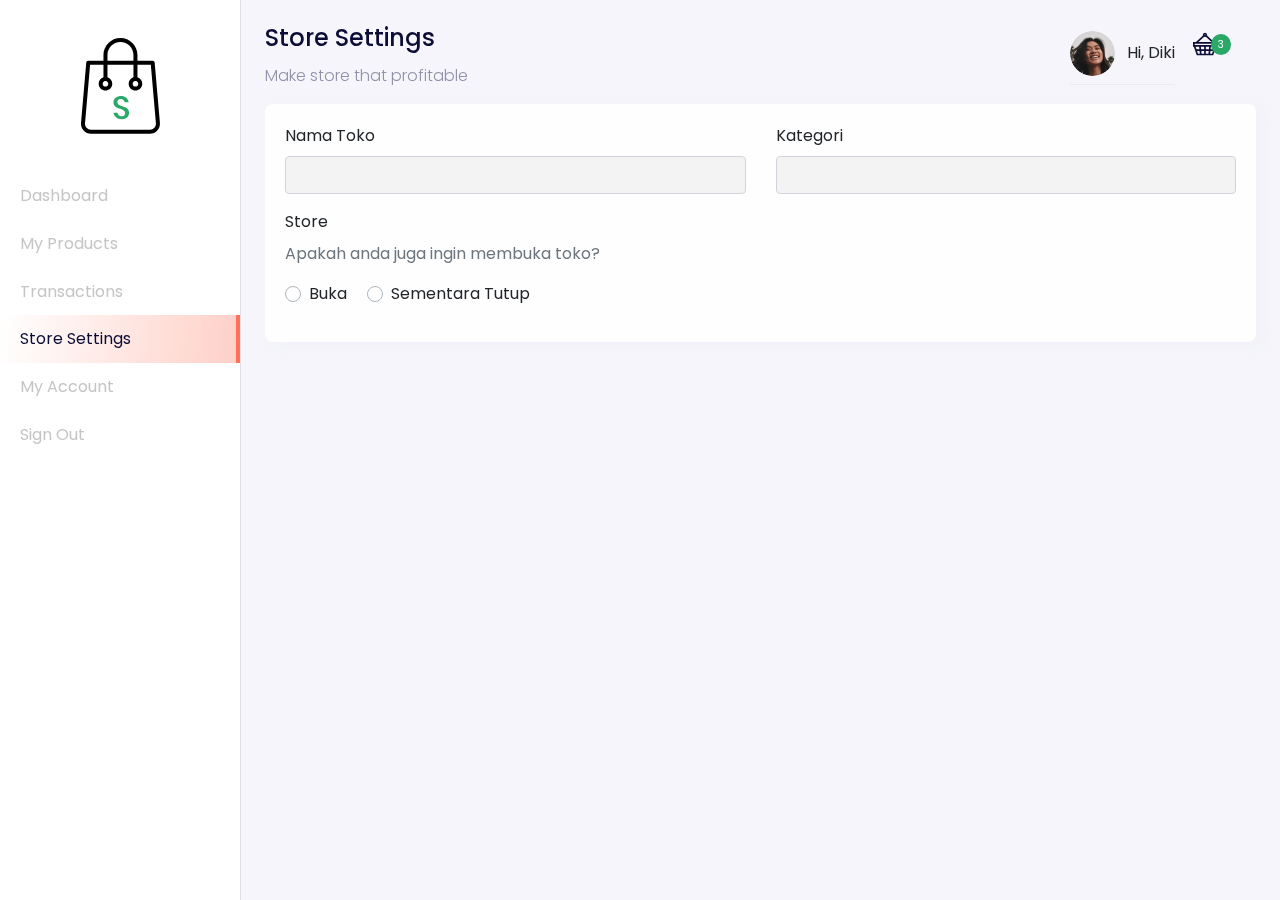
<file: dashboard-settings.html>
<!DOCTYPE html>
<html lang="en">
  <head>
    <meta charset="utf-8" />
    <meta
      name="viewport"
      content="width=device-width, initial-scale=1, shrink-to-fit=no"/>
    <meta name="description" content="" />
    <meta name="author" content="" />

    <title>Store - Your Best Marketplace</title>

    <link href="https://unpkg.com/aos@2.3.1/dist/aos.css" rel="stylesheet" />
    <link rel="stylesheet" href="https://cdn.jsdelivr.net/npm/bootstrap@5.2.1/dist/css/bootstrap.min.css">
    <link href="style/main.css" rel="stylesheet" />

  </head>

  <body>

<div class="page-dashboard" >
  <div class="d-flex" id="wrapper" data-aos="fade-right">
    <!-- sidebar -->
    <div class="border-right" id="sidebar-wrapper">
      <div class="sidebar-heading text-center">
        <img src="/images/dashboard-store-logo.svg" alt="" class="my-4">
      </div>
      <div class="list-group list-group-flush">
        <a href="/dashboard.html" class="list-group-item list-group-item-action ">
          Dashboard
        </a>
        <a href="/dashboard-products.html" class="list-group-item  list-group-item-action">
          My Products
        </a>
        <a href="/dashboard-transactions.html" class="list-group-item  list-group-item-action">
          Transactions
        </a>
        <a href="/dashboard-settings.html" class="list-group-item  list-group-item-action active">
          Store Settings
        </a>
        <a href="/dashboard-account.html" class="list-group-item  list-group-item-action">
          My Account
        </a>
        <a href="/index.html" class="list-group-item  list-group-item-action">
          Sign Out
        </a>
      </div>
      </div>
      <!-- Page content -->

      <div id="page-content-wrapper">
        <nav class="navbar navbar-expand-lg navbar-light navbar-store fixed-top navbar-fixed-top" 
        data-aos="fade-down">

<div class="container-fluid">
  <button class="btn btn-secondary d-md-none mr-auto mr-2" id="menu-toggle">&laquo; Menu</button>
  <button class="navbar-toggler" type="button" data-toggle="collapse" data-target="#navbarSupportedContent" aria-controls="navbar" aria-expanded="false" aria-label="Toggle navigation">
    <span class="navbar-toggler-icon">

        </span>
      </button>
    <div class="collapse navbar-collapse" id="navbarSupportedContent">
     
  <!-- desktop menu -->
    <ul class="navbar-nav d-none d-lg-flex ml-auto">
          <li class="nav-item dropdown">
      <a 
      href="#"
      class="nav-link"
      id="navbarDropdown"
      role="button"
      data-toggle="dropdown"

      ></a>
      <img src="/images/icon-user.png" alt="cart-empty" class="rounded-circle mr-2 profile-picture">
      Hi, Diki

        <div class="dropdown-menu">
          <a href="/dashboard.html" class="dropdown-item">Dashboard</a>
          <a href="/dashboard-account.html" class="dropdown-item">Setting</a>
        </div>
        <div class="dropdown-divider">
          <a href="/" class="dropdown-item">Logout</a>
        </div>
      </li>

      <li class="nav-item">
        <a href="#" class="nav-link d-inline-block mt-2">
          <img src="/images/icon-cart-filled.svg" alt="">
          <div class="card-badge">3</div>
        </a>
      </li>
    </ul>

  <!-- mobile menu -->
      <ul class="navbar-nav d-block d-lg-none">
        <li class="nav-item">
          <a href="#" class="nav-link">
            Hi, Diki
          </a>
        </li>
        <li class="nav-item">
          <a href="#" class="nav-link d-inline-block">
            Cart
          </a>
        </li>
      </ul>
</div>
</div>
        </nav>
         <!-- section content -->
        
       <div class="section-content section-dashboard-home mx-4" data-aos="fade-up">
            <div class="dashboard-heading">
              <h2 class="dashboard-title">Store Settings</h2>
              <p class="dashboard-subtitle">
                Make store that profitable
              </p>
            </div>
           <div class="dashboard-content">
            <div class="row">
              <div class="col-12">
                <form action="">
                  <div class="card">
                    <div class="card-body">
                      <div class="row">
                        <div class="col-md-6">
                          <div class="form-group" >
                            <label for="">Nama Toko</label>
                            <input type="text" class="form-control " >
                          </div>
                        </div>
                        <div class="col-md-6">
                          <div class="form-group" >
                            <label for="">Kategori</label>
                            <select name="category" id="" class="form-control">
                              <option value="" disabled>Select Category</option>
                            </select>
                          </div>
                        </div>
                        <div class="col-md-6">
                          <div class="form-group">
                            <label for=""> Store</label>
                            <p class="text-muted">
                              Apakah anda juga ingin membuka toko?
                            </p>
                            <div class="custom-control custom-radio custom-control-inline">
                
                              <input 
                              type="radio" 
                              class="custom-control-input" 
                              name="is_store_open" 
                              id="openStoreTrue"
                              value="true">
                              <label for="openStoreTrue" class="custom-control-label">Buka</label>
                            </div>
                            <div class="custom-control custom-radio custom-control-inline">
                
                              <input 
                              type="radio" 
                              class="custom-control-input" 
                              name="is_store_open" 
                              id="openStoreFalse"
                              value="false">
                              <label for="openStoreFalse" class="custom-control-label">Sementara Tutup</label>
                            </div>
                          </div>
                        </div>
                      </div>
                    </div>
                  </div>
                </form>
              </div>
            </div>
           </div>
        </div>

      </div>
      

    </div>
    
  </div>
  
  
</div>

























    <!-- Bootstrap core JavaScript -->
    <script src="/vendor/jquery/jquery.slim.min.js"></script>
    <script src="/vendor/bootstrap/js/bootstrap.bundle.min.js"></script>
    <script src="https://unpkg.com/aos@2.3.1/dist/aos.js"></script>
    <script src="https://cdn.jsdelivr.net/npm/bootstrap@5.2.1/dist/js/bootstrap.bundle.min.js"></script>
    <script>
      AOS.init();
    </script>

    <script>
      $('#menu-toggle').click(function (e){
        e.preventDefault();
        $('#wrapper').toggleClass('toggled');
      })
    </script>


  </body>
</html>
</file>
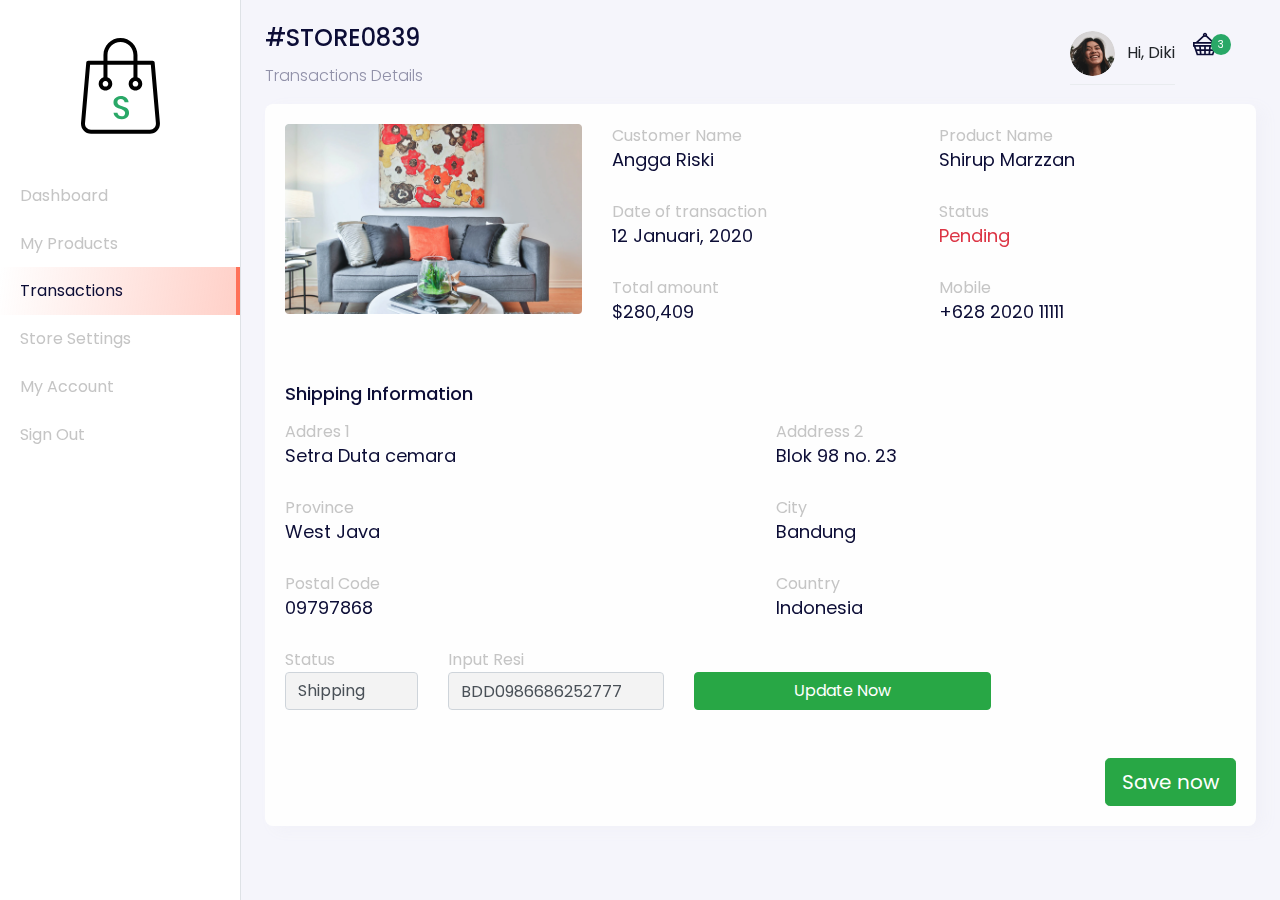
<file: dashboard-transaction-details.html>
<!DOCTYPE html>
<html lang="en">
  <head>
    <meta charset="utf-8" />
    <meta
      name="viewport"
      content="width=device-width, initial-scale=1, shrink-to-fit=no"/>
    <meta name="description" content="" />
    <meta name="author" content="" />

    <title>Store - Your Best Marketplace</title>

    <link href="https://unpkg.com/aos@2.3.1/dist/aos.css" rel="stylesheet" />
    <link rel="stylesheet" href="https://cdn.jsdelivr.net/npm/bootstrap@5.2.1/dist/css/bootstrap.min.css">
    <link href="style/main.css" rel="stylesheet" />

  </head>

  <body>

<div class="page-dashboard" >
  <div class="d-flex" id="wrapper" data-aos="fade-right">
    <!-- sidebar -->
    <div class="border-right" id="sidebar-wrapper">
      <div class="sidebar-heading text-center">
        <img src="/images/dashboard-store-logo.svg" alt="" class="my-4">
      </div>
      <div class="list-group list-group-flush">
        <a href="/dashboard.html" class="list-group-item list-group-item-action ">
          Dashboard
        </a>
        <a href="/dashboard-products.html" class="list-group-item  list-group-item-action">
          My Products
        </a>
        <a href="/dashboard-transactions.html" class="list-group-item  list-group-item-action active">
          Transactions
        </a>
        <a href="/dashboard-settings.html" class="list-group-item  list-group-item-action">
          Store Settings
        </a>
        <a href="/dashboard-account.html" class="list-group-item  list-group-item-action">
          My Account
        </a>
        <a href="/index.html" class="list-group-item  list-group-item-action">
          Sign Out
        </a>
      </div>
      </div>
      <!-- Page content -->

      <div id="page-content-wrapper">
        <nav class="navbar navbar-expand-lg navbar-light navbar-store fixed-top navbar-fixed-top" 
        data-aos="fade-down">

<div class="container-fluid">
  <button class="btn btn-secondary d-md-none mr-auto mr-2" id="menu-toggle">&laquo; Menu</button>
  <button class="navbar-toggler" type="button" data-toggle="collapse" data-target="#navbarSupportedContent" aria-controls="navbar" aria-expanded="false" aria-label="Toggle navigation">
    <span class="navbar-toggler-icon">

        </span>
      </button>
    <div class="collapse navbar-collapse" id="navbarSupportedContent">
     
  <!-- desktop menu -->
    <ul class="navbar-nav d-none d-lg-flex ml-auto">
          <li class="nav-item dropdown">
      <a 
      href="#"
      class="nav-link"
      id="navbarDropdown"
      role="button"
      data-toggle="dropdown"

      ></a>
      <img src="/images/icon-user.png" alt="cart-empty" class="rounded-circle mr-2 profile-picture">
      Hi, Diki

        <div class="dropdown-menu">
          <a href="/dashboard.html" class="dropdown-item">Dashboard</a>
          <a href="/dashboard-account.html" class="dropdown-item">Setting</a>
        </div>
        <div class="dropdown-divider">
          <a href="/" class="dropdown-item">Logout</a>
        </div>
      </li>

      <li class="nav-item">
        <a href="#" class="nav-link d-inline-block mt-2">
          <img src="/images/icon-cart-filled.svg" alt="">
          <div class="card-badge">3</div>
        </a>
      </li>
    </ul>

  <!-- mobile menu -->
      <ul class="navbar-nav d-block d-lg-none">
        <li class="nav-item">
          <a href="#" class="nav-link">
            Hi, Diki
          </a>
        </li>
        <li class="nav-item">
          <a href="#" class="nav-link d-inline-block">
            Cart
          </a>
        </li>
      </ul>
</div>
</div>
        </nav>
         <!-- section content -->
        
       <div class="section-content section-dashboard-home mx-4" data-aos="fade-up">
            <div class="dashboard-heading">
              <h2 class="dashboard-title">#STORE0839</h2>
              <p class="dashboard-subtitle">
                Transactions Details
              </p>
            </div>
           <div class="dashboard-content" id="transactionDetails">
<div class="row">
  <div class="col-12">
    <div class="card">
      <div class="card-body">
        <div class="row">
          <div class="col-12 col-md-4">
            <img src="/images/product-details-1.jpg" class="w-100 mb-3" alt="">
          </div>
          <div class="col-12 col-md-8">
            <div class="row">
              <div class="col-12 col-md-6">
                <div class="product-title">
                  Customer Name
                </div>

                <div class="product-subtitle">
                  Angga Riski
                </div>
              </div>
              <div class="col-12 col-md-6">
                <div class="product-title">
                  Product Name
                </div>
                <div class="product-subtitle">
                  Shirup Marzzan
                </div>
              </div>
              <div class="col-12 col-md-6">
                <div class="product-title">
                  Date of transaction
                </div>
                <div class="product-subtitle">
                  12 Januari, 2020
                </div>
              </div>
              <div class="col-12 col-md-6">
                <div class="product-title">
                  Status
                </div>
                <div class="product-subtitle text-danger">
                  Pending
                </div>
              </div>
               <div class="col-12 col-md-6">
                <div class="product-title">
                  Total amount
                </div>

                <div class="product-subtitle">
                  $280,409
                </div>
              </div>
              <div class="col-12 col-md-6">
                <div class="product-title">
                  Mobile
                </div>
                <div class="product-subtitle">
                  +628 2020 11111
                </div>
              </div>
            </div>
          </div>
        </div>
        <div class="row">
          <div class="col-12 mt-4">
            <h5>Shipping Information</h5>
          </div>
          <div class="col-12">
            <div class="row">
              <div class="col-12 col-md-6">
                <div class="product-title">
                  Addres 1
                </div>

                <div class="product-subtitle">
                 Setra Duta cemara
                </div>
              </div>
              <div class="col-12 col-md-6">
                <div class="product-title">
                 Adddress 2
                </div>

                <div class="product-subtitle">
                  Blok 98 no. 23
                </div>
              </div>
              <div class="col-12 col-md-6">
                <div class="product-title">
                  Province
                </div>
                <div class="product-subtitle">
                  West Java
                </div>
              </div>
              <div class="col-12 col-md-6">
                <div class="product-title">
                  City 
                </div>
                <div class="product-subtitle">
                  Bandung
                </div>
              </div>
              <div class="col-12 col-md-6">
                <div class="product-title">
                  Postal Code
                </div>
                <div class="product-subtitle">
                  09797868
                </div>
              </div>
              <div class="col-12 col-md-6">
                <div class="product-title">
                  Country
                </div>
                <div class="product-subtitle">
                  Indonesia
                </div>
              </div>
              <div class="col-12 col-md-2">
                <div class="product-title">
                  Status
                </div>
                <select name="status" id="status" class="form-control" v-model="status">
                  <option value="UNPAID">Unpaid</option>
                  <option value="PENDING">Pending</option>
                  <option value="SHIPPING">Shipping</option>
                  <option value="SUCCESS">success</option>
                </select>
              </div>
              <template v-if="status == 'SHIPPING'">
                <div class="col-md-3">
                  <div class="product-title">Input Resi</div>
                  <input 
                  type="text" 
                  class="form-control"
                  name="resi" 
                  v-model="resi">
                </div>
                <div class="col-md-4">
                  <button type="submit" class="btn btn-success btn-block mt-4">Update Now</button>
                </div>
              </template>
            </div>
          </div>
        </div>
        <div class="row mt-4">
              <div class="col-12 text-right">
                    <button type="submit" class="btn btn-success btn-lg mt-4">Save now</button>
                  </div>
            </div>
      </div>
    </div>
  </div>
</div>
</div>
</div>

</div>
      

    </div>
    
  </div>
  
  
</div>

























    <!-- Bootstrap core JavaScript -->
    <script src="/vendor/jquery/jquery.slim.min.js"></script>
    <script src="/vendor/bootstrap/js/bootstrap.bundle.min.js"></script>
    <script src="https://unpkg.com/aos@2.3.1/dist/aos.js"></script>
    <script src="https://cdn.jsdelivr.net/npm/bootstrap@5.2.1/dist/js/bootstrap.bundle.min.js"></script>
    <script>
      AOS.init();
    </script>
   

    <script>
      $('#menu-toggle').click(function (e){
        e.preventDefault();
        $('#wrapper').toggleClass('toggled');
      })
    </script>
     <script src="/vendor/vue/vue.js"></script>

        <script>

          var transactionDetails = new Vue({
            el: '#transactionDetails',
            data:{
              status: "SHIPPING",
              resi: "BDD0986686252777"
            }
          });
        </script>

        

  </body>
</html>
</file>
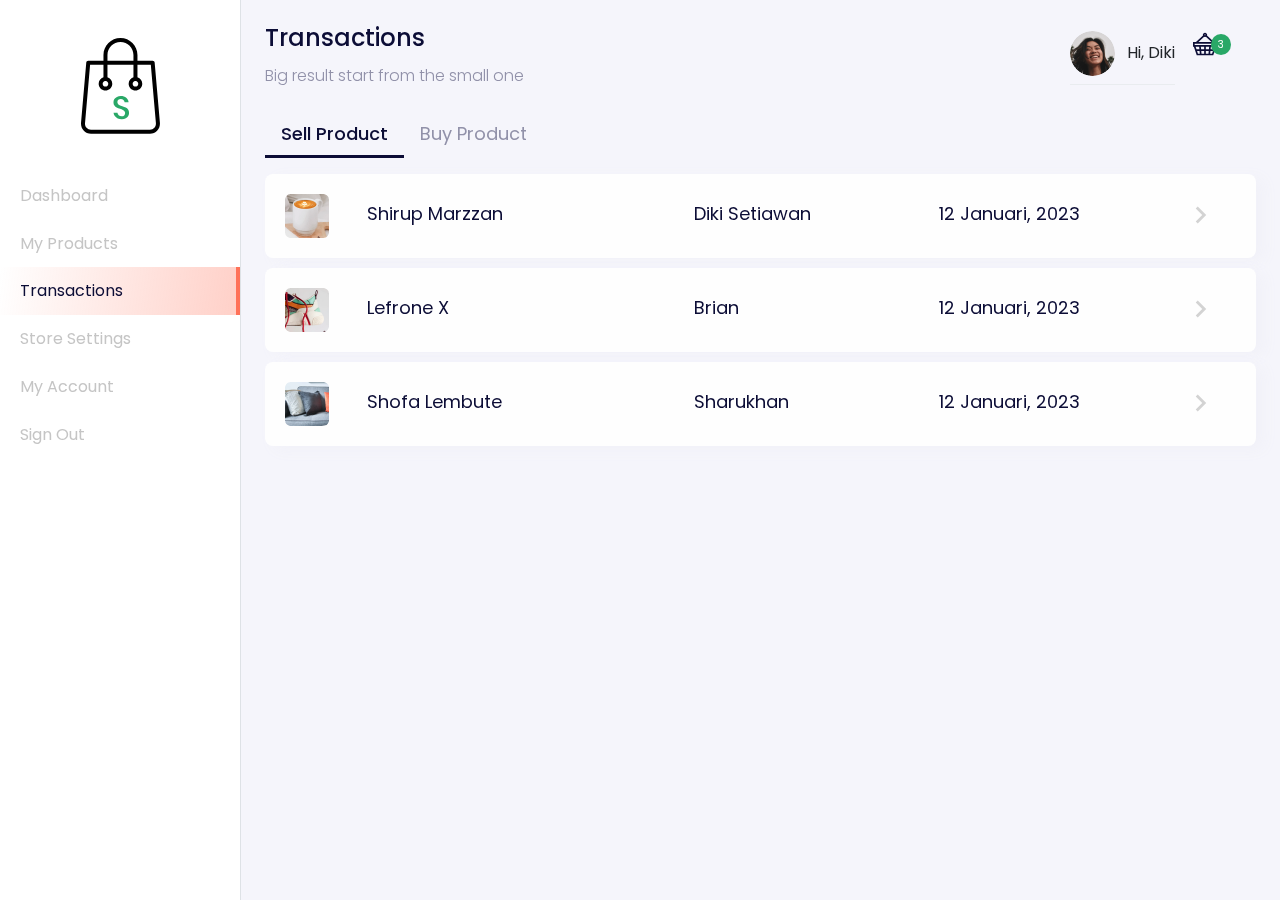
<file: dashboard-transactions.html>
<!DOCTYPE html>
<html lang="en">
  <head>
    <meta charset="utf-8" />
    <meta
      name="viewport"
      content="width=device-width, initial-scale=1, shrink-to-fit=no"/>
    <meta name="description" content="" />
    <meta name="author" content="" />

    <title>Store - Your Best Marketplace</title>

    <link href="https://unpkg.com/aos@2.3.1/dist/aos.css" rel="stylesheet" />
    <link rel="stylesheet" href="https://cdn.jsdelivr.net/npm/bootstrap@5.2.1/dist/css/bootstrap.min.css">
    <link href="style/main.css" rel="stylesheet" />

  </head>

  <body>

<div class="page-dashboard" >
  <div class="d-flex" id="wrapper" data-aos="fade-right">
    <!-- sidebar -->
    <div class="border-right" id="sidebar-wrapper">
      <div class="sidebar-heading text-center">
        <img src="/images/dashboard-store-logo.svg" alt="" class="my-4">
      </div>
      <div class="list-group list-group-flush">
        <a href="/dashboard.html" class="list-group-item list-group-item-action ">
          Dashboard
        </a>
        <a href="/dashboard-products.html" class="list-group-item  list-group-item-action">
          My Products
        </a>
        <a href="/dashboard-transactions.html" class="list-group-item  list-group-item-action active">
          Transactions
        </a>
        <a href="/dashboard-settings.html" class="list-group-item  list-group-item-action">
          Store Settings
        </a>
        <a href="/dashboard-account.html" class="list-group-item  list-group-item-action">
          My Account
        </a>
        <a href="/index.html" class="list-group-item  list-group-item-action">
          Sign Out
        </a>
      </div>
      </div>
      <!-- Page content -->

      <div id="page-content-wrapper">
        <nav class="navbar navbar-expand-lg navbar-light navbar-store fixed-top navbar-fixed-top" 
        data-aos="fade-down">

<div class="container-fluid">
  <button class="btn btn-secondary d-md-none mr-auto mr-2" id="menu-toggle">&laquo; Menu</button>
  <button class="navbar-toggler" type="button" data-toggle="collapse" data-target="#navbarSupportedContent" aria-controls="navbar" aria-expanded="false" aria-label="Toggle navigation">
    <span class="navbar-toggler-icon">

        </span>
      </button>
    <div class="collapse navbar-collapse" id="navbarSupportedContent">
     
  <!-- desktop menu -->
    <ul class="navbar-nav d-none d-lg-flex ml-auto">
          <li class="nav-item dropdown">
      <a 
      href="#"
      class="nav-link"
      id="navbarDropdown"
      role="button"
      data-toggle="dropdown"

      ></a>
      <img src="/images/icon-user.png" alt="cart-empty" class="rounded-circle mr-2 profile-picture">
      Hi, Diki

        <div class="dropdown-menu">
          <a href="/dashboard.html" class="dropdown-item">Dashboard</a>
          <a href="/dashboard-account.html" class="dropdown-item">Setting</a>
        </div>
        <div class="dropdown-divider">
          <a href="/" class="dropdown-item">Logout</a>
        </div>
      </li>

      <li class="nav-item">
        <a href="#" class="nav-link d-inline-block mt-2">
          <img src="/images/icon-cart-filled.svg" alt="">
          <div class="card-badge">3</div>
        </a>
      </li>
    </ul>

  <!-- mobile menu -->
      <ul class="navbar-nav d-block d-lg-none">
        <li class="nav-item">
          <a href="#" class="nav-link">
            Hi, Diki
          </a>
        </li>
        <li class="nav-item">
          <a href="#" class="nav-link d-inline-block">
            Cart
          </a>
        </li>
      </ul>
</div>
</div>
        </nav>
         <!-- section content -->
        
       <div class="section-content section-dashboard-home mx-4" data-aos="fade-up">
            <div class="dashboard-heading">
              <h2 class="dashboard-title">Transactions</h2>
              <p class="dashboard-subtitle">
                Big result start from the small one
              </p>
            </div>
            <div class="dashboard-content">
        
              <div class="row ">
                <div class="col-12 mt-2">
                  <ul class="nav nav-pills mb-3" id="pills-tab" role="tablist">
                    <li class="nav-item" role="presentation">
                      <button class="nav-link active" id="pills-home-tab" data-toggle="pill" data-target="#pills-home" type="button" role="tab" aria-controls="pills-home" aria-selected="true">Sell Product</button>
                    </li>
                    <li class="nav-item" role="presentation">
                      <button class="nav-link" id="pills-profile-tab" data-toggle="pill" data-target="#pills-profile" type="button" role="tab" aria-controls="pills-profile" aria-selected="false">Buy Product</button>
                    </li>
                 
                  </ul>
                  <div class="tab-content" id="pills-tabContent">
                    <div class="tab-pane fade show active" id="pills-home" role="tabpanel" aria-labelledby="pills-home-tab">
                      <a href="/dashboard-transaction-details.html" class="card card-list d-block">
                        <div class="card-body">
                          <div class="row">
                            <div class="col-md-1">
    
                              <img src="/images/dashboard-icon-product-1.png" alt="">
                            </div>
                            <div class="col-md-4">
                              Shirup Marzzan
                            </div>
                            <div class="col-md-3">
                                Diki Setiawan
                            </div>
                            <div class="col-md-3">
                                12 Januari, 2023
                            </div>
                            <div class="col-md-1 d-none d-md-block">
                              <img src="/images/dashboard-arrow-right.svg" alt="">
                            </div>
                        </div>
                      </div>
                      </a>
                      <a href="/dashboard-transaction-details.html" class="card card-list d-block">
                        <div class="card-body">
                          <div class="row">
                            <div class="col-md-1">
    
                              <img src="/images/dashboard-icon-product-2.png" alt="">
                            </div>
                            <div class="col-md-4">
                              Lefrone X
                            </div>
                            <div class="col-md-3">
                                Brian
                            </div>
                            <div class="col-md-3">
                                12 Januari, 2023
                            </div>
                            <div class="col-md-1 d-none d-md-block">
                              <img src="/images/dashboard-arrow-right.svg" alt="">
                            </div>
                        </div>
                      </div>
                      </a>
                        <a href="/dashboard-transaction-details.html" class="card card-list d-block">
                        <div class="card-body">
                          <div class="row">
                            <div class="col-md-1">
    
                              <img src="/images/dashboard-icon-product-3.png" alt="">
                            </div>
                            <div class="col-md-4">
                              Shofa Lembute
                            </div>
                            <div class="col-md-3">
                                Sharukhan
                            </div>
                            <div class="col-md-3">
                                12 Januari, 2023
                            </div>
                            <div class="col-md-1 d-none d-md-block">
                              <img src="/images/dashboard-arrow-right.svg" alt="">
                            </div>
                        </div>
                      </div>
                      </a>
                    </div>
                    <div class="tab-pane fade" id="pills-profile" role="tabpanel" aria-labelledby="pills-profile-tab">
                      <a href="/dashboard-transaction-details.html" class="card card-list d-block">
                        <div class="card-body">
                          <div class="row">
                            <div class="col-md-1">
    
                              <img src="/images/dashboard-icon-product-1.png" alt="">
                            </div>
                            <div class="col-md-4">
                              Shirup Marzzan
                            </div>
                            <div class="col-md-3">
                                Diki Setiawan
                            </div>
                            <div class="col-md-3">
                                12 Januari, 2023
                            </div>
                            <div class="col-md-1 d-none d-md-block">
                              <img src="/images/dashboard-arrow-right.svg" alt="">
                            </div>
                        </div>
                      </div>
                    </a>
                    </div>
                  </div>
                  
                </div>
                

              </div>
    
            </div>
        </div>

      </div>
      

    </div>
    
  </div>
  
  
</div>

























    <!-- Bootstrap core JavaScript -->
    <script src="/vendor/jquery/jquery.slim.min.js"></script>
    <script src="/vendor/bootstrap/js/bootstrap.bundle.min.js"></script>
    <script src="https://unpkg.com/aos@2.3.1/dist/aos.js"></script>
    <script src="https://cdn.jsdelivr.net/npm/bootstrap@5.2.1/dist/js/bootstrap.bundle.min.js"></script>
    <script>
      AOS.init();
    </script>

    <script>
      $('#menu-toggle').click(function (e){
        e.preventDefault();
        $('#wrapper').toggleClass('toggled');
      })
    </script>


  </body>
</html>
</file>
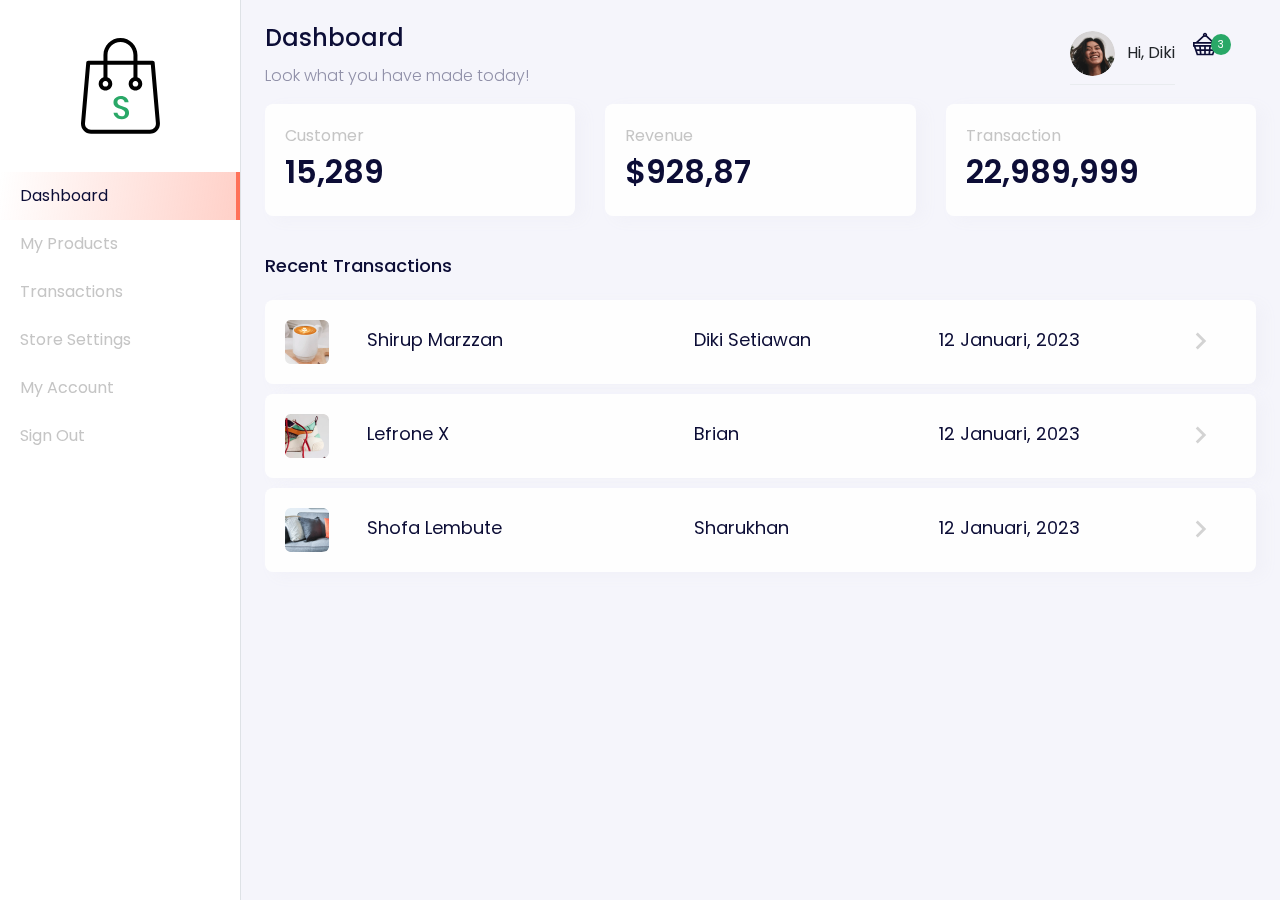
<file: dashboard.html>
<!DOCTYPE html>
<html lang="en">
  <head>
    <meta charset="utf-8" />
    <meta
      name="viewport"
      content="width=device-width, initial-scale=1, shrink-to-fit=no"/>
    <meta name="description" content="" />
    <meta name="author" content="" />

    <title>Store - Your Best Marketplace</title>

    <link href="https://unpkg.com/aos@2.3.1/dist/aos.css" rel="stylesheet" />
    <link rel="stylesheet" href="https://cdn.jsdelivr.net/npm/bootstrap@5.2.1/dist/css/bootstrap.min.css">
    <link href="style/main.css" rel="stylesheet" />

  </head>

  <body>

<div class="page-dashboard" >
  <div class="d-flex" id="wrapper" data-aos="fade-right">
    <!-- sidebar -->
    <div class="border-right" id="sidebar-wrapper">
      <div class="sidebar-heading text-center">
        <img src="/images/dashboard-store-logo.svg" alt="" class="my-4">
      </div>
      <div class="list-group list-group-flush">
        <a href="/dashboard.html" class="list-group-item list-group-item-action active">
          Dashboard
        </a>
        <a href="/dashboard-products.html" class="list-group-item  list-group-item-action">
          My Products
        </a>
        <a href="/dashboard-transactions.html" class="list-group-item  list-group-item-action">
          Transactions
        </a>
        <a href="/dashboard-settings.html" class="list-group-item  list-group-item-action">
          Store Settings
        </a>
        <a href="/dashboard-account.html" class="list-group-item  list-group-item-action">
          My Account
        </a>
        <a href="/index.html" class="list-group-item  list-group-item-action">
          Sign Out
        </a>
      </div>
      </div>
      <!-- Page content -->

      <div id="page-content-wrapper">
        <nav class="navbar navbar-expand-lg navbar-light navbar-store fixed-top navbar-fixed-top" 
        data-aos="fade-down">

<div class="container-fluid">
  <button class="btn btn-secondary d-md-none mr-auto mr-2" id="menu-toggle">&laquo; Menu</button>
  <button class="navbar-toggler" type="button" data-toggle="collapse" data-target="#navbarSupportedContent" aria-controls="navbar" aria-expanded="false" aria-label="Toggle navigation">
    <span class="navbar-toggler-icon">

        </span>
      </button>
    <div class="collapse navbar-collapse" id="navbarSupportedContent">
     
  <!-- desktop menu -->
    <ul class="navbar-nav d-none d-lg-flex ml-auto">
          <li class="nav-item dropdown">
      <a 
      href="#"
      class="nav-link"
      id="navbarDropdown"
      role="button"
      data-toggle="dropdown"

      ></a>
      <img src="/images/icon-user.png" alt="cart-empty" class="rounded-circle mr-2 profile-picture">
      Hi, Diki

        <div class="dropdown-menu">
          <a href="/dashboard.html" class="dropdown-item">Dashboard</a>
          <a href="/dashboard-account.html" class="dropdown-item">Setting</a>
        </div>
        <div class="dropdown-divider">
          <a href="/" class="dropdown-item">Logout</a>
        </div>
      </li>

      <li class="nav-item">
        <a href="#" class="nav-link d-inline-block mt-2">
          <img src="/images/icon-cart-filled.svg" alt="">
          <div class="card-badge">3</div>
        </a>
      </li>
    </ul>

  <!-- mobile menu -->
      <ul class="navbar-nav d-block d-lg-none">
        <li class="nav-item">
          <a href="#" class="nav-link">
            Hi, Diki
          </a>
        </li>
        <li class="nav-item">
          <a href="#" class="nav-link d-inline-block">
            Cart
          </a>
        </li>
      </ul>
</div>
</div>
        </nav>
         <!-- section content -->
        
       <div class="section-content section-dashboard-home mx-4" data-aos="fade-up">
            <div class="dashboard-heading">
              <h2 class="dashboard-title">Dashboard</h2>
              <p class="dashboard-subtitle">
                Look what you have made today!
              </p>
            </div>
            <div class="dashboard-content">
              <div class="row">
                <div class="col-md-4">
                  <div class="card mb-2">
                    <div class="card-body">
                      <div class="dashboard-card-title">
                        Customer
                      </div>
                      <div class="dashboard-card-subtitle">
                        15,289
                      </div>
                    </div>
                  </div>
                </div>
                <div class="col-md-4">
                  <div class="card mb-2">
                    <div class="card-body">
                      <div class="dashboard-card-title">
                        Revenue
                      </div>
                      <div class="dashboard-card-subtitle">
                        $928,87
                      </div>
                    </div>
                  </div>
                </div>
                <div class="col-md-4">
                  <div class="card mb-2">
                    <div class="card-body">
                      <div class="dashboard-card-title">
                        Transaction
                      </div>
                      <div class="dashboard-card-subtitle">
                        22,989,999
                      </div>
                    </div>
                  </div>
                </div>
              </div>
              <div class="row mt-3">
                <div class="col-12 mt-2">
                  <h5 class="mb-3">
                    Recent Transactions
                  </h5>
                  <a href="/dashboard-transaction-details.html" class="card card-list d-block">
                    <div class="card-body">
                      <div class="row">
                        <div class="col-md-1">

                          <img src="/images/dashboard-icon-product-1.png" alt="">
                        </div>
                        <div class="col-md-4">
                          Shirup Marzzan
                        </div>
                        <div class="col-md-3">
                            Diki Setiawan
                        </div>
                        <div class="col-md-3">
                            12 Januari, 2023
                        </div>
                        <div class="col-md-1 d-none d-md-block">
                          <img src="/images/dashboard-arrow-right.svg" alt="">
                        </div>
                    </div>
                  </div>
                  </a>
                  <a href="/dashboard-transaction-details.html" class="card card-list d-block">
                    <div class="card-body">
                      <div class="row">
                        <div class="col-md-1">

                          <img src="/images/dashboard-icon-product-2.png" alt="">
                        </div>
                        <div class="col-md-4">
                          Lefrone X
                        </div>
                        <div class="col-md-3">
                            Brian
                        </div>
                        <div class="col-md-3">
                            12 Januari, 2023
                        </div>
                        <div class="col-md-1 d-none d-md-block">
                          <img src="/images/dashboard-arrow-right.svg" alt="">
                        </div>
                    </div>
                  </div>
                  </a>
                    <a href="/dashboard-transaction-details.html" class="card card-list d-block">
                    <div class="card-body">
                      <div class="row">
                        <div class="col-md-1">

                          <img src="/images/dashboard-icon-product-3.png" alt="">
                        </div>
                        <div class="col-md-4">
                          Shofa Lembute
                        </div>
                        <div class="col-md-3">
                            Sharukhan
                        </div>
                        <div class="col-md-3">
                            12 Januari, 2023
                        </div>
                        <div class="col-md-1 d-none d-md-block">
                          <img src="/images/dashboard-arrow-right.svg" alt="">
                        </div>
                    </div>
                  </div>
                  </a>
                </div>
                

              </div>
    
            </div>
        </div>

      </div>
      

    </div>
    
  </div>
  
  
</div>

























    <!-- Bootstrap core JavaScript -->
    <script src="/vendor/jquery/jquery.slim.min.js"></script>
    <script src="/vendor/bootstrap/js/bootstrap.bundle.min.js"></script>
    <script src="https://unpkg.com/aos@2.3.1/dist/aos.js"></script>
    <script src="https://cdn.jsdelivr.net/npm/bootstrap@5.2.1/dist/js/bootstrap.bundle.min.js"></script>
    <script>
      AOS.init();
    </script>

    <script>
      $('#menu-toggle').click(function (e){
        e.preventDefault();
        $('#wrapper').toggleClass('toggled');
      })
    </script>


  </body>
</html>
</file>
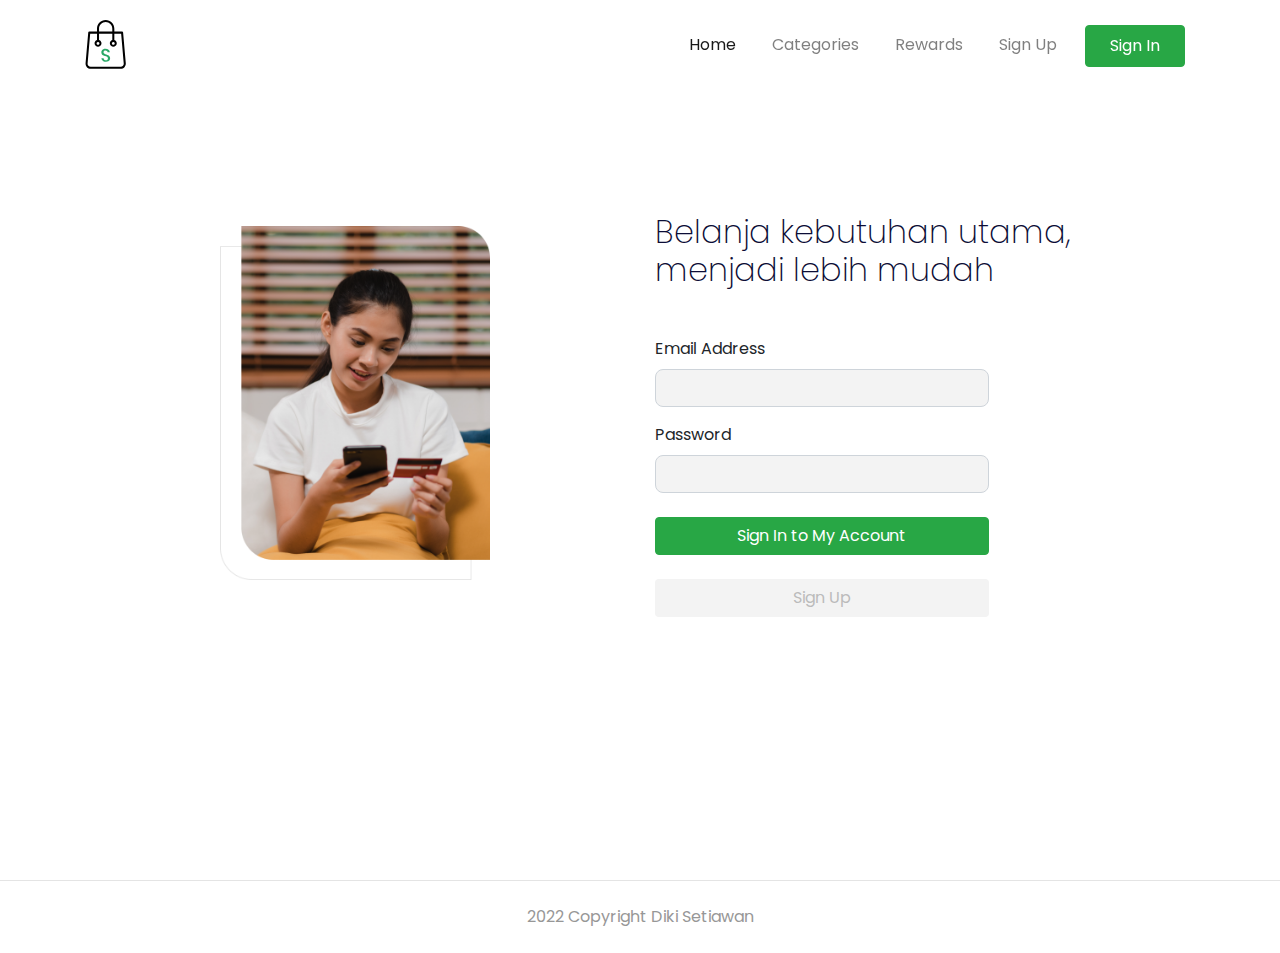
<file: login.html>
<!DOCTYPE html>
<html lang="en">
  <head>
    <meta charset="utf-8" />
    <meta
      name="viewport"
      content="width=device-width, initial-scale=1, shrink-to-fit=no"/>
    <meta name="description" content="" />
    <meta name="author" content="" />

    <title>Store - Your Best Marketplace</title>

    <link href="https://unpkg.com/aos@2.3.1/dist/aos.css" rel="stylesheet" />
    <link rel="stylesheet" href="https://cdn.jsdelivr.net/npm/bootstrap@5.2.1/dist/css/bootstrap.min.css">
    <link href="style/main.css" rel="stylesheet" />

  </head>

  <body>

<nav class="navbar navbar-expand-lg navbar-light navbar-store fixed-top navbar-fixed-top" 
data-aos="fade-down">

<div class="container">
  <a href="/index.html" class="navbar-brand">
    <img src="/images/logo.svg" alt="logo">
  </a>
  <button class="navbar-toggler" type="button" data-toggle="collapse" data-target="#navbar" aria-controls="navbar" aria-expanded="false" aria-label="Toggle navigation" >
    <span class="navbar-toggler-icon">

    </span>
  </button>
<div class="collapse navbar-collapse" id="navbar">
  <ul class="navbar-nav ml-auto">
    <li class="nav-item active">
      <a href="/index.html" class="nav-link">Home</a>
    </li>
    <li class="nav-item ">
      <a href="/categories.html" class="nav-link">Categories</a>
    </li>
    <li class="nav-item ">
      <a href="#" class="nav-link">Rewards</a>
    </li>
    <li class="nav-item ">
      <a href="/register.html" class="nav-link">Sign Up</a>
    </li>
    <li class="nav-item ">
      <a href="/login.html" class=" btn btn-success  nav-link px-4 text-white">Sign In</a>
    </li>
  </ul>
</div>
</div>
</nav>


<!-- page content start -->
<div class="page-content page-auth">
  <dive class="section-store-auth" data-aos="fade-up" data-aos-delay="100">
    <div class="container">
      <div class="row align-items-center row-login">
      <div class="col-lg-6 text-center">
        <img 
        src="/images/login-placeholder.png" 
        alt= "" 
        class="w-50 mb-4 mb-lg-none">
      </div>
      <div class="col-lg-5">
        <h2>
          Belanja kebutuhan utama, <br>
            menjadi lebih mudah
        </h2>
        <form class="mt-5">
          <div class="form-group">
            <label for="">Email Address</label>
            <input type="email" class="form-control w-75">
          </div>
          <div class="form-group">
            <label for="">Password</label>
            <input type="password" class="form-control w-75">
          </div>
        <a href="/dashboard.html" class="btn btn-success btn-block w-75 mt-4">
          Sign In to My Account
        </a>
        <a href="/register.html" class="btn btn-signup btn-block w-75 mt-4">
          Sign Up
        </a>
        </form>
      </div>
      </div>
    </div>
  </dive>
</div>

<!-- page content end -->

<footer>
  <div class="container">
    <div class="row">
      <div class="col text-center">
        <p class="pt-4 pb-2">
          2022 Copyright Diki Setiawan
        </p>
      </div>
    </div>
  </div>
</footer>























    <!-- Bootstrap core JavaScript -->
    <script src="/vendor/jquery/jquery.slim.min.js"></script>
    <script src="/vendor/bootstrap/js/bootstrap.bundle.min.js"></script>
    <script src="https://unpkg.com/aos@2.3.1/dist/aos.js"></script>
    <script src="https://cdn.jsdelivr.net/npm/bootstrap@5.2.1/dist/js/bootstrap.bundle.min.js"></script>
    <script>
      AOS.init();
    </script>

    <script src="/script/navbar-scroll.js"></script>
  </body>
</html>
</file>
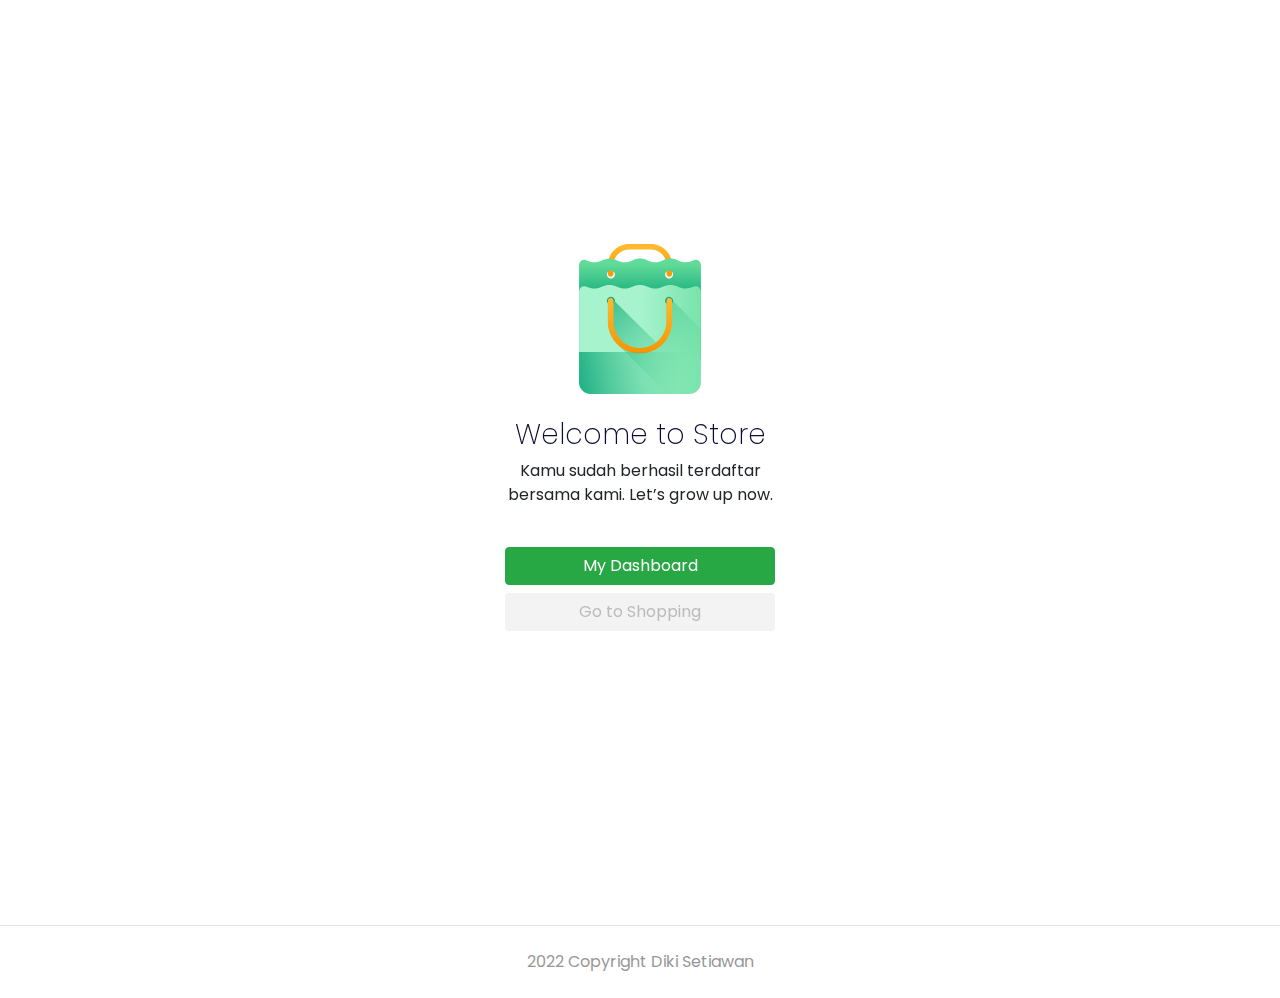
<file: register-success.html>
<!DOCTYPE html>
<html lang="en">
  <head>
    <meta charset="utf-8" />
    <meta
      name="viewport"
      content="width=device-width, initial-scale=1, shrink-to-fit=no"/>
    <meta name="description" content="" />
    <meta name="author" content="" />

    <title>Store - Your Best Marketplace</title>

    <link href="https://unpkg.com/aos@2.3.1/dist/aos.css" rel="stylesheet" />
    <link rel="stylesheet" href="https://cdn.jsdelivr.net/npm/bootstrap@5.2.1/dist/css/bootstrap.min.css">
    <link href="style/main.css" rel="stylesheet" />

  </head>

  <body>

<div class="page-content page-success">
  <div class="section-success" data-aos="zoom-in">
    <div class="container">
      <div class="row align-items-center row-login justify-content-center">
        <div class="col-lg-6 text-center">
          <img 
          src="/images/success.svg"
          alt="icon success" 
          class="mb-4">
          <h2>
            Welcome to Store
          </h2>
          <p>
            Kamu sudah berhasil terdaftar <br>
            bersama kami. Let’s grow up now.
          </p>
          <div>
            <a href="/dashboard.html" class="btn btn-success w-50 mt-4">My Dashboard</a>
            <a href="/index.html" class="btn btn-signup w-50 mt-2">Go to Shopping</a>
          </div>
        </div>
      </div>
    </div>
  </div>
</div>









<footer>
  <div class="container">
    <div class="row">
      <div class="col text-center">
        <p class="pt-4 pb-2">
          2022 Copyright Diki Setiawan
        </p>
      </div>
    </div>
  </div>
</footer>























    <!-- Bootstrap core JavaScript -->
    <script src="/vendor/jquery/jquery.slim.min.js"></script>
    <script src="/vendor/bootstrap/js/bootstrap.bundle.min.js"></script>
    <script src="https://unpkg.com/aos@2.3.1/dist/aos.js"></script>
    <script src="https://cdn.jsdelivr.net/npm/bootstrap@5.2.1/dist/js/bootstrap.bundle.min.js"></script>
    <script>
      AOS.init();
    </script>

    <script src="/script/navbar-scroll.js"></script>
  </body>
</html>
</file>
